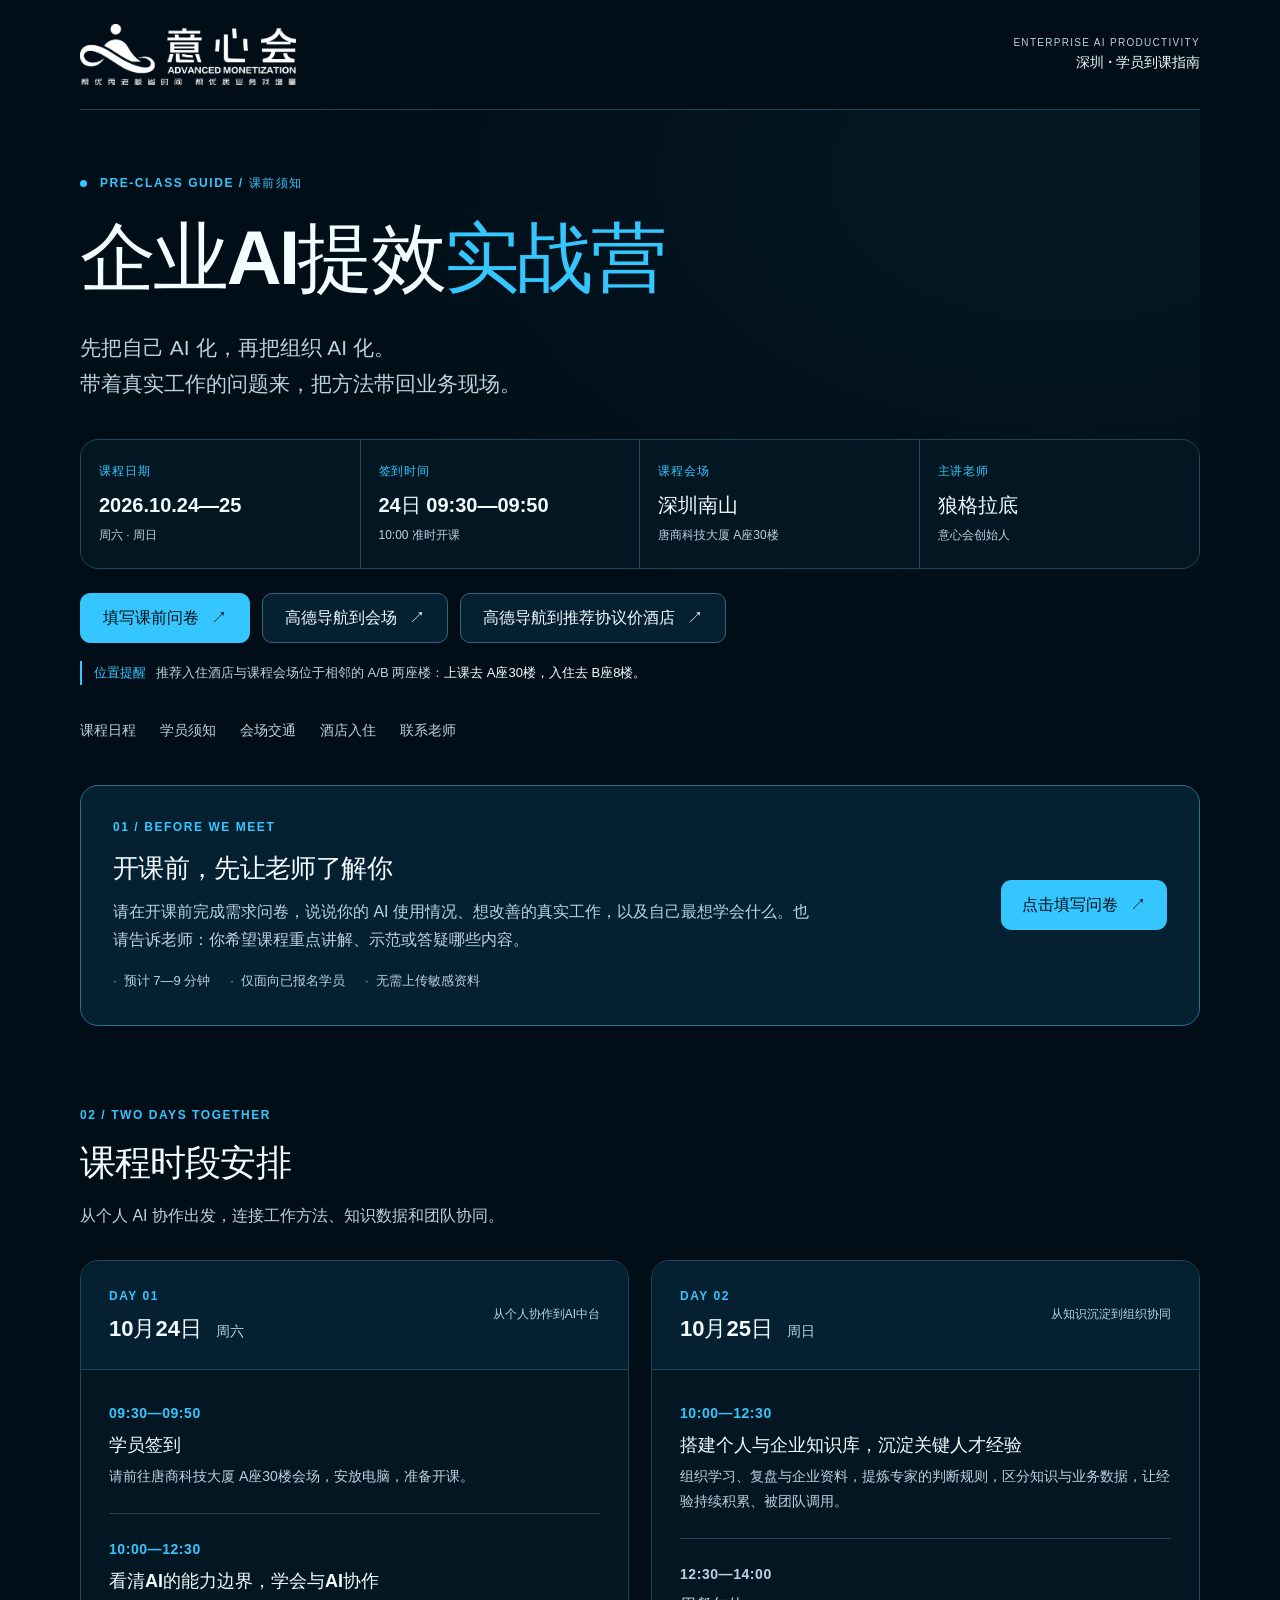
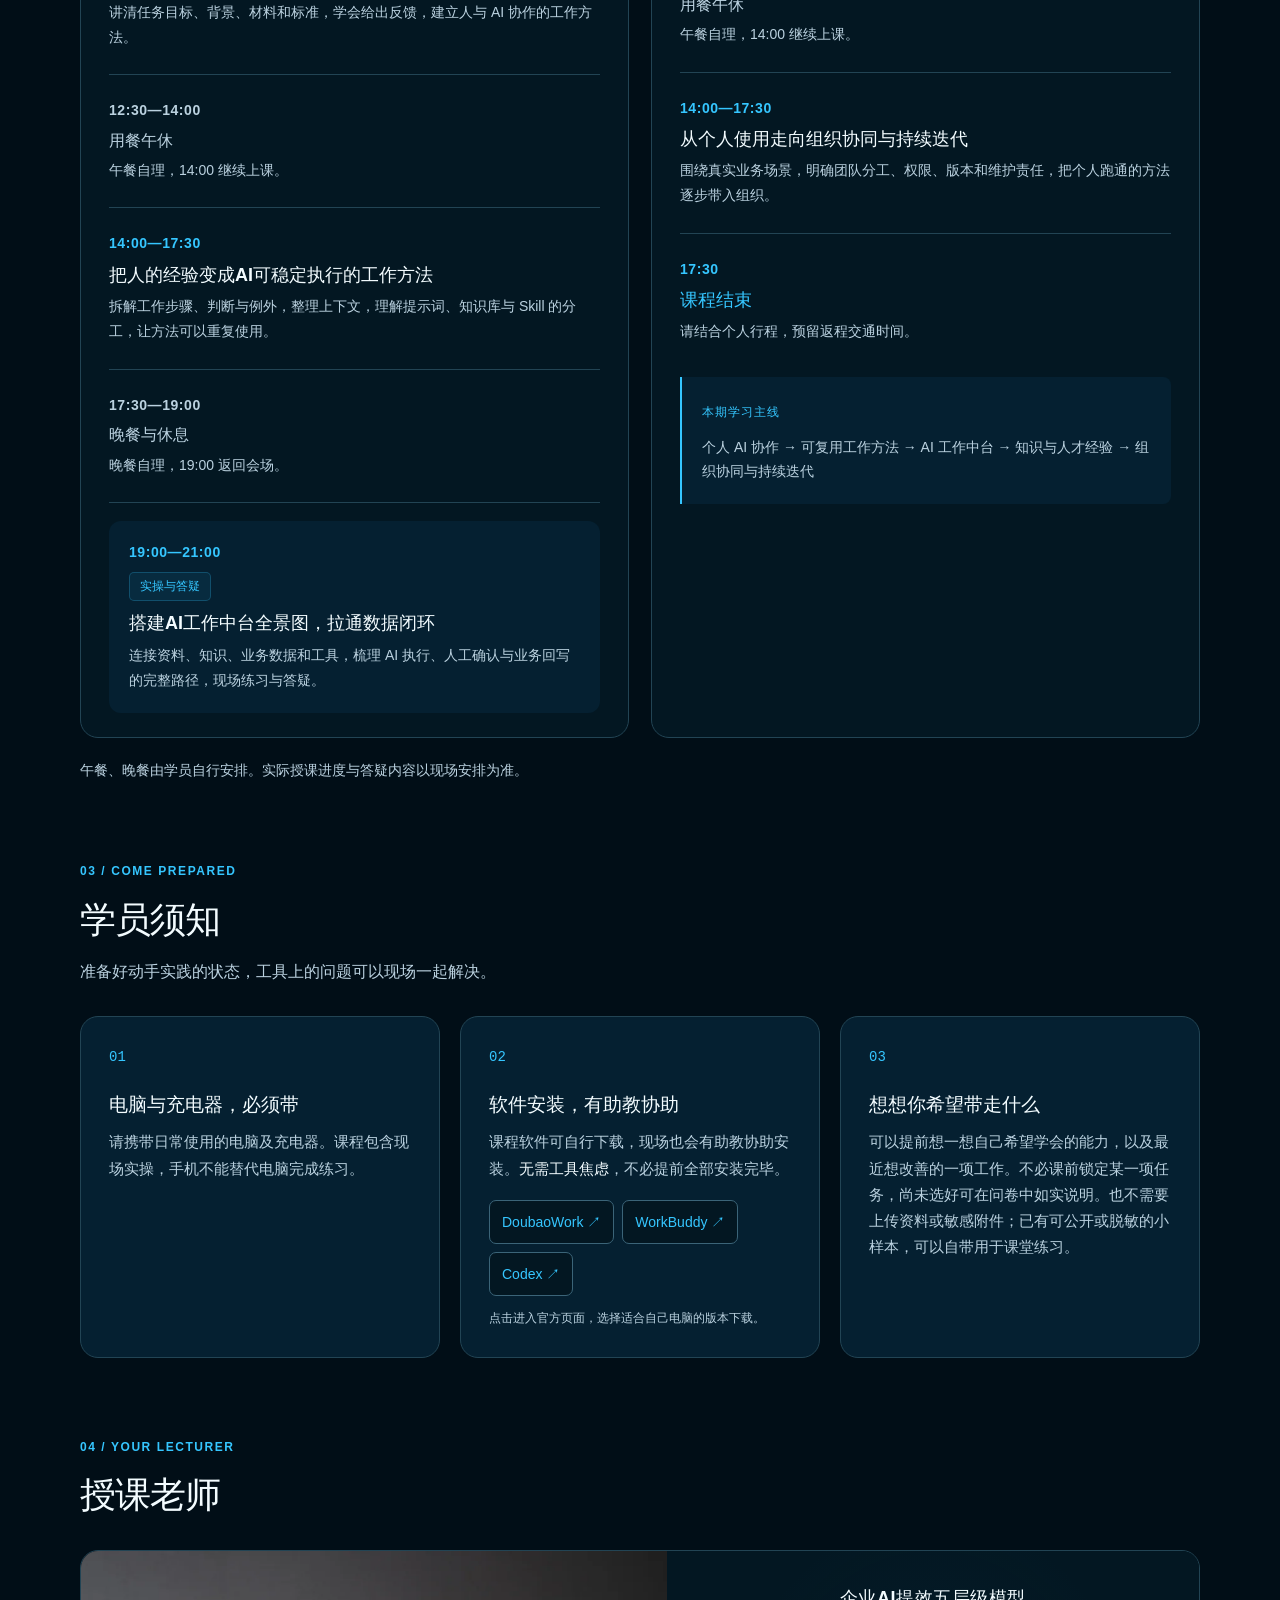
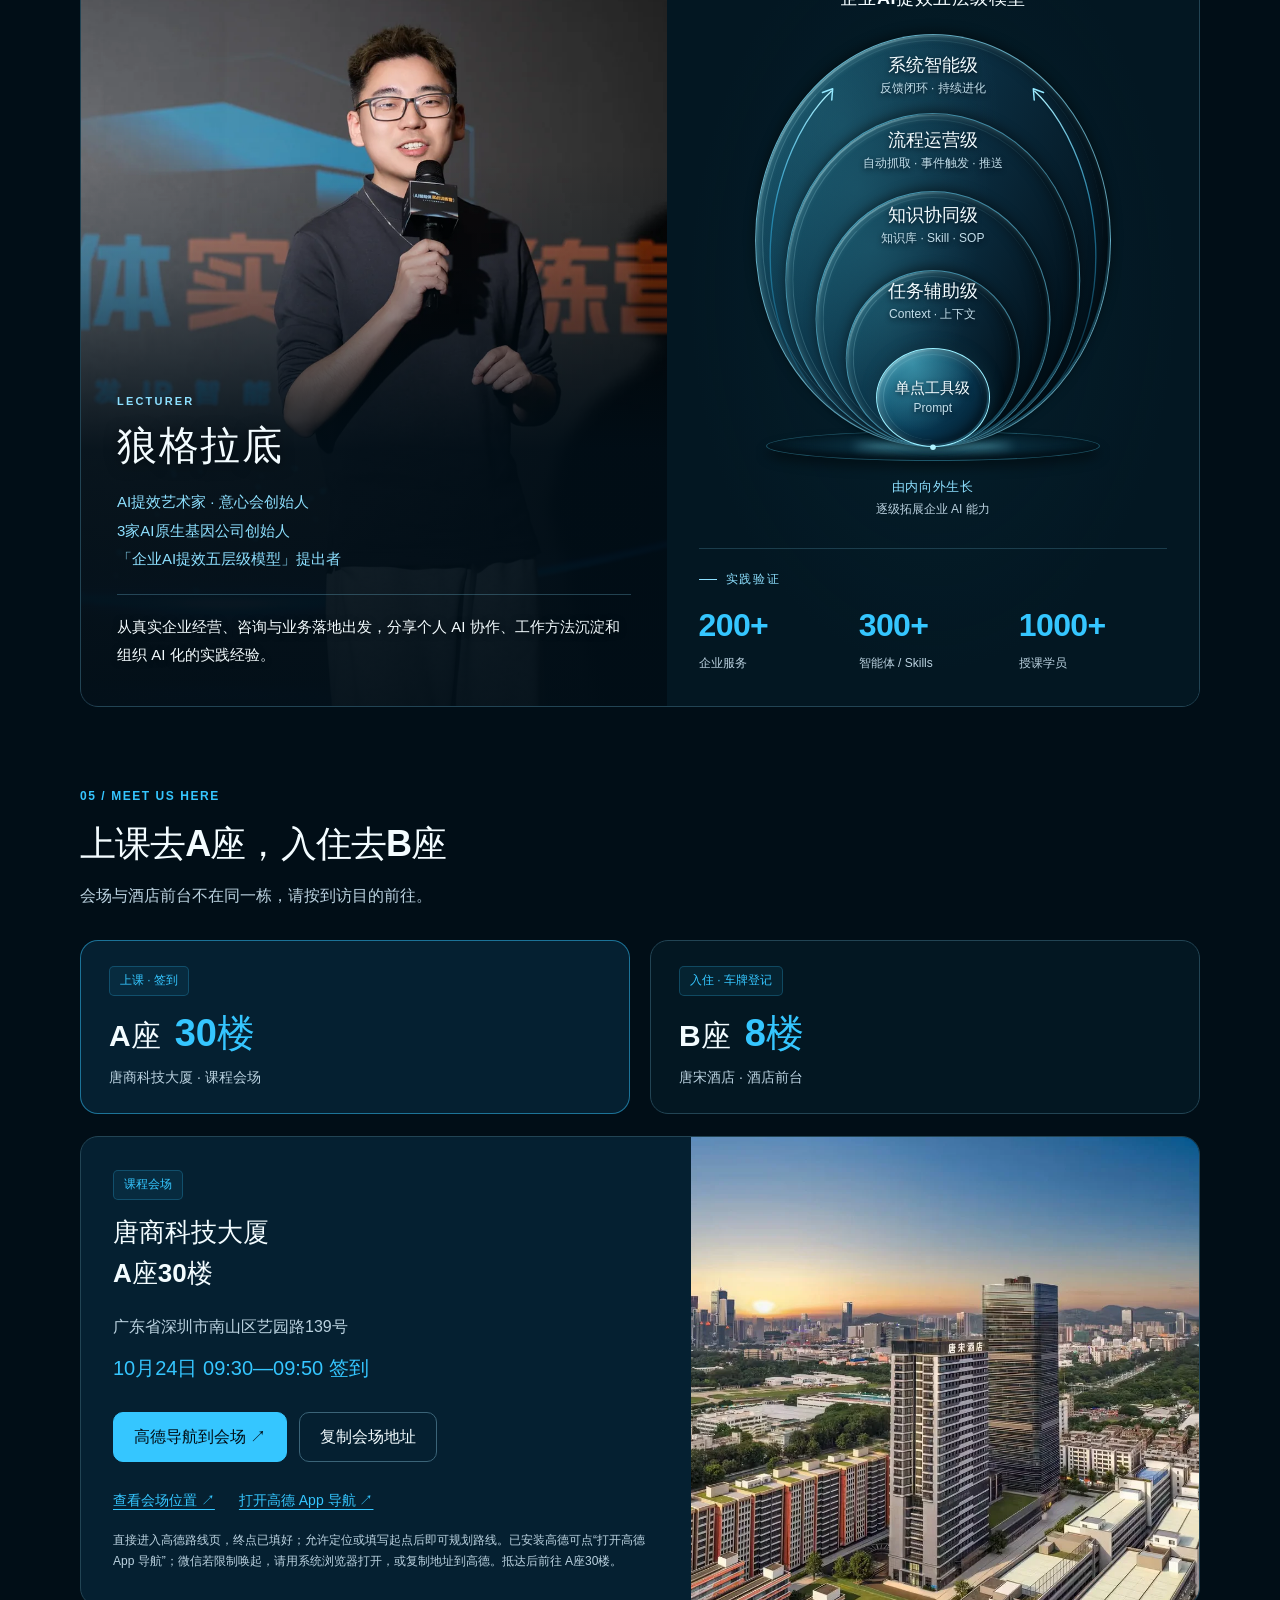
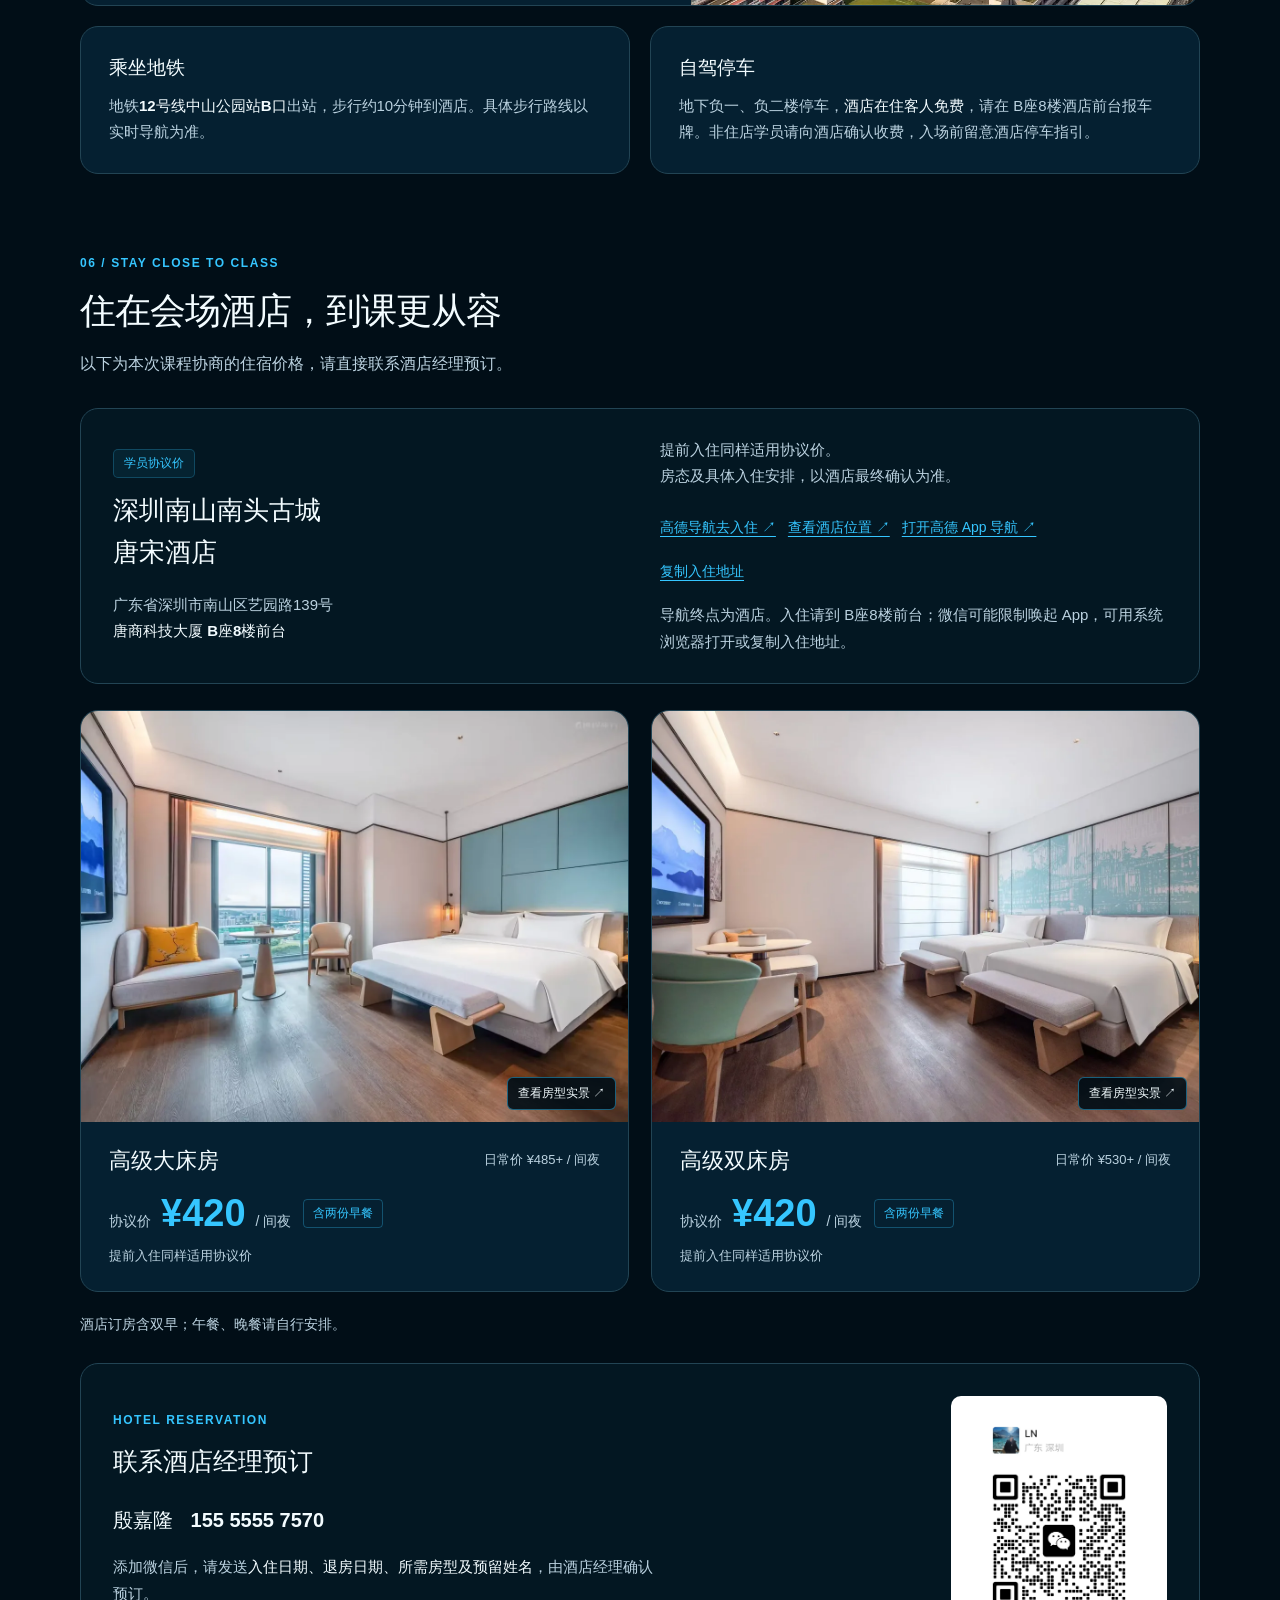
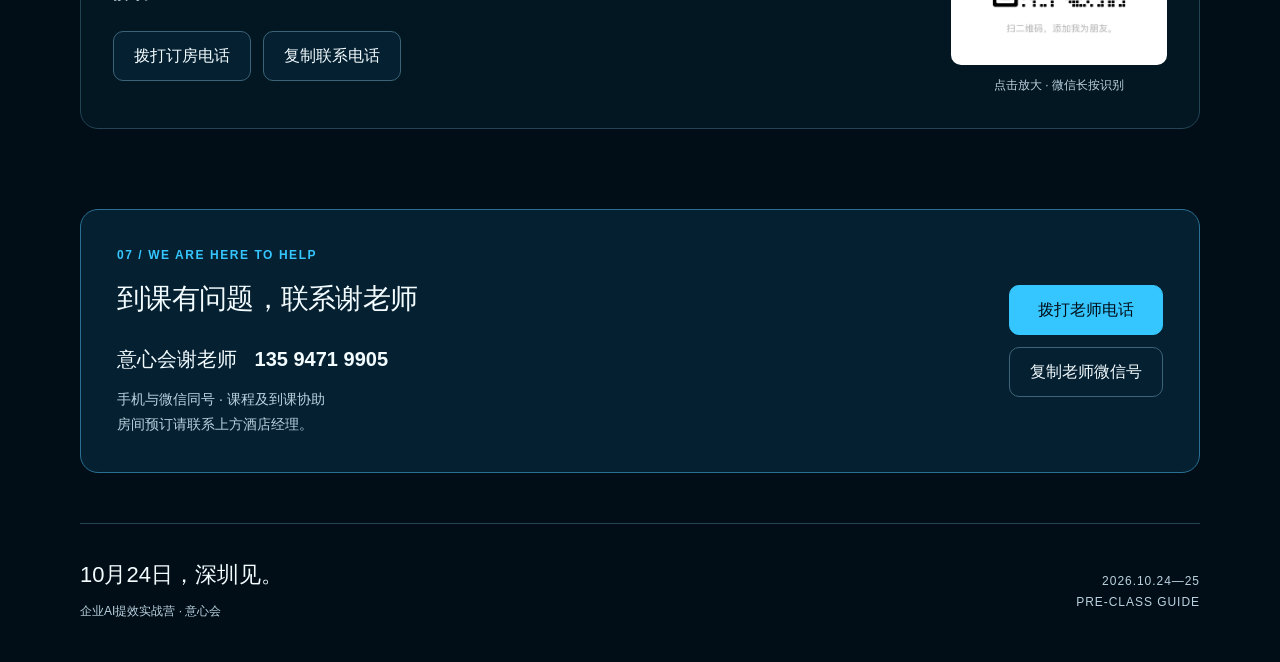
<file: index.html>
<!doctype html>
<html lang="zh-CN">
<head>
  <meta charset="utf-8">
  <meta name="viewport" content="width=device-width, initial-scale=1, viewport-fit=cover">
  <meta name="theme-color" content="#010e17">
  <meta name="color-scheme" content="dark">
  <meta name="description" content="10月24—25日深圳《企业AI提效实战营》已报名学员课前须知：课程日程、课前问卷、会场导航与酒店入住。">
  <meta property="og:title" content="企业AI提效实战营｜深圳课前须知">
  <meta property="og:description" content="2026.10.24—25 · 深圳南山｜填写需求问卷，查看课程安排与会场交通。">
  <meta property="og:type" content="website">
  <meta property="og:url" content="https://yichinghui.github.io/enterprise-ai-productivity-camp-guide-2026-10/">
  <meta property="og:image" content="https://yichinghui.github.io/enterprise-ai-productivity-camp-guide-2026-10/assets/share-logo-20261012.png">
  <meta property="og:image:width" content="512">
  <meta property="og:image:height" content="512">
  <meta property="og:image:type" content="image/png">
  <meta property="og:image:alt" content="意心会竖版品牌标志">
  <link rel="image_src" href="https://yichinghui.github.io/enterprise-ai-productivity-camp-guide-2026-10/assets/share-logo-20261012.png">
  <link rel="icon" type="image/png" href="assets/share-logo-20261012.png">
  <link rel="apple-touch-icon" href="assets/share-logo-20261012.png">
  <link rel="canonical" href="https://yichinghui.github.io/enterprise-ai-productivity-camp-guide-2026-10/">
  <title>企业AI提效实战营｜深圳课前须知</title>
  <link rel="stylesheet" href="styles.css?v=20261012-sz4">
  <script src="config.js?v=20261012-sz3" defer></script>
  <script src="app.js?v=20261012-sz3" defer></script>
</head>
<body>
  <a class="skip-link" href="#main">跳到课程内容</a>
  <header class="site-header wrap">
    <a class="brand" href="#main" aria-label="意心会 · 返回课前须知首页"><img src="assets/logo-white.png" alt="意心会" width="2127" height="599" fetchpriority="high"></a>
    <div class="header-note"><span>ENTERPRISE AI PRODUCTIVITY</span><strong>深圳 · 学员到课指南</strong></div>
  </header>
  <main id="main" class="wrap">
    <section class="hero" aria-labelledby="course-title">
      <p class="eyebrow"><span class="status-dot" aria-hidden="true"></span> PRE-CLASS GUIDE / 课前须知</p>
      <h1 id="course-title"><span class="title-line">企业AI提效</span><span class="title-line accent">实战营</span></h1>
      <p class="hero-description">先把自己 AI 化，再把组织 AI 化。<br>带着真实工作的问题来，把方法带回业务现场。</p>
      <div class="hero-facts">
        <div><span class="label">课程日期</span><strong>2026.10.24—25</strong><small>周六 · 周日</small></div>
        <div><span class="label">签到时间</span><strong>24日 09:30—09:50</strong><small>10:00 准时开课</small></div>
        <div><span class="label">课程会场</span><strong>深圳南山</strong><small>唐商科技大厦 A座30楼</small></div>
        <div><span class="label">主讲老师</span><strong>狼格拉底</strong><small>意心会创始人</small></div>
      </div>
      <div class="actions hero-actions">
        <a class="button primary" data-link="survey" data-survey href="https://fcntz0gsnz8y.feishu.cn/share/base/form/shrcnh0z5AeRukf8LrL9CZU8iFb">填写课前问卷 <span aria-hidden="true">↗</span></a>
        <a class="button secondary" data-link="venueNavigation" data-testid="hero-venue-nav" href="https://m.amap.com/navigation/index/sort=dist&amp;autoSearch=1&amp;naviType=car&amp;daddr=113.927476,22.550902,%E5%94%90%E5%95%86%E7%A7%91%E6%8A%80%E5%A4%A7%E5%8E%A6A%E6%A0%8B&amp;src=yixinhui&amp;callnative=0&amp;innersrc=uriapi">高德导航到会场 <span aria-hidden="true">↗</span></a>
        <a class="button secondary" data-link="hotelNavigation" data-testid="hero-hotel-nav" href="https://m.amap.com/navigation/index/sort=dist&amp;autoSearch=1&amp;naviType=car&amp;daddr=113.926429,22.550971,%E6%B7%B1%E5%9C%B3%E5%8D%97%E5%B1%B1%E7%A7%91%E6%8A%80%E5%9B%AD%E5%8D%97%E5%A4%B4%E5%8F%A4%E5%9F%8E%E5%94%90%E5%AE%8B%E9%85%92%E5%BA%97&amp;src=yixinhui&amp;callnative=0&amp;innersrc=uriapi">高德导航到推荐协议价酒店 <span aria-hidden="true">↗</span></a>
      </div>
      <p class="hero-arrival-note"><span>位置提醒</span>推荐入住酒店与课程会场位于相邻的 A/B 两座楼：<strong>上课去 A座30楼，入住去 B座8楼。</strong></p>
      <nav class="section-nav" aria-label="页面内容导航"><a href="#schedule">课程日程</a><a href="#prepare">学员须知</a><a href="#venue">会场交通</a><a href="#hotel">酒店入住</a><a href="#contact">联系老师</a></nav>
    </section>

    <section id="survey" class="survey-card" aria-labelledby="survey-title">
      <div><p class="eyebrow">01 / BEFORE WE MEET</p><h2 id="survey-title">开课前，先让老师了解你</h2><p>请在开课前完成需求问卷，说说你的 AI 使用情况、想改善的真实工作，以及自己最想学会什么。也请告诉老师：你希望课程重点讲解、示范或答疑哪些内容。</p><div class="inline-notes"><span>预计 7—9 分钟</span><span>仅面向已报名学员</span><span>无需上传敏感资料</span></div></div>
      <a class="button primary" data-link="survey" data-testid="survey-link" data-survey href="https://fcntz0gsnz8y.feishu.cn/share/base/form/shrcnh0z5AeRukf8LrL9CZU8iFb">点击填写问卷 <span aria-hidden="true">↗</span></a>
    </section>

    <section id="schedule" class="section" aria-labelledby="schedule-title">
      <div class="section-heading"><p class="eyebrow">02 / TWO DAYS TOGETHER</p><h2 id="schedule-title">课程时段安排</h2><p>从个人 AI 协作出发，连接工作方法、知识数据和团队协同。</p></div>
      <div class="day-grid">
        <article class="day-card"><header><div><span class="eyebrow">DAY 01</span><h3>10月24日 <small>周六</small></h3></div><span class="day-label">从个人协作到AI中台</span></header>
          <ol class="timeline">
            <li><time>09:30—09:50</time><div><h4>学员签到</h4><p>请前往唐商科技大厦 A座30楼会场，安放电脑，准备开课。</p></div></li>
            <li><time>10:00—12:30</time><div><h4>看清AI的能力边界，学会与AI协作</h4><p>讲清任务目标、背景、材料和标准，学会给出反馈，建立人与 AI 协作的工作方法。</p></div></li>
            <li class="break"><time>12:30—14:00</time><div><h4>用餐午休</h4><p>午餐自理，14:00 继续上课。</p></div></li>
            <li><time>14:00—17:30</time><div><h4>把人的经验变成AI可稳定执行的工作方法</h4><p>拆解工作步骤、判断与例外，整理上下文，理解提示词、知识库与 Skill 的分工，让方法可以重复使用。</p></div></li>
            <li class="break"><time>17:30—19:00</time><div><h4>晚餐与休息</h4><p>晚餐自理，19:00 返回会场。</p></div></li>
            <li class="night"><time>19:00—21:00</time><div><span class="mini-tag">实操与答疑</span><h4>搭建AI工作中台全景图，拉通数据闭环</h4><p>连接资料、知识、业务数据和工具，梳理 AI 执行、人工确认与业务回写的完整路径，现场练习与答疑。</p></div></li>
          </ol>
        </article>
        <article class="day-card"><header><div><span class="eyebrow">DAY 02</span><h3>10月25日 <small>周日</small></h3></div><span class="day-label">从知识沉淀到组织协同</span></header>
          <ol class="timeline">
            <li><time>10:00—12:30</time><div><h4>搭建个人与企业知识库，沉淀关键人才经验</h4><p>组织学习、复盘与企业资料，提炼专家的判断规则，区分知识与业务数据，让经验持续积累、被团队调用。</p></div></li>
            <li class="break"><time>12:30—14:00</time><div><h4>用餐午休</h4><p>午餐自理，14:00 继续上课。</p></div></li>
            <li><time>14:00—17:30</time><div><h4>从个人使用走向组织协同与持续迭代</h4><p>围绕真实业务场景，明确团队分工、权限、版本和维护责任，把个人跑通的方法逐步带入组织。</p></div></li>
            <li class="finish"><time>17:30</time><div><h4>课程结束</h4><p>请结合个人行程，预留返程交通时间。</p></div></li>
          </ol>
          <div class="learning-note"><span class="label">本期学习主线</span><p>个人 AI 协作 → 可复用工作方法 → AI 工作中台 → 知识与人才经验 → 组织协同与持续迭代</p></div>
        </article>
      </div>
      <p class="section-note">午餐、晚餐由学员自行安排。实际授课进度与答疑内容以现场安排为准。</p>
    </section>

    <section id="prepare" class="section" aria-labelledby="prepare-title">
      <div class="section-heading"><p class="eyebrow">03 / COME PREPARED</p><h2 id="prepare-title">学员须知</h2><p>准备好动手实践的状态，工具上的问题可以现场一起解决。</p></div>
      <div class="prep-grid">
        <article class="info-card"><span class="card-index">01</span><h3>电脑与充电器，必须带</h3><p>请携带日常使用的电脑及充电器。课程包含现场实操，手机不能替代电脑完成练习。</p></article>
        <article class="info-card"><span class="card-index">02</span><h3>软件安装，有助教协助</h3><p>课程软件可自行下载，现场也会有助教协助安装。<strong>无需工具焦虑</strong>，不必提前全部安装完毕。</p><div class="software-links" aria-label="课程软件官方下载"><a href="https://www.doubao.com/work">DoubaoWork ↗</a><a href="https://www.workbuddy.cn/">WorkBuddy ↗</a><a href="https://learn.chatgpt.com/docs/app">Codex ↗</a></div><p class="software-note">点击进入官方页面，选择适合自己电脑的版本下载。</p></article>
        <article class="info-card"><span class="card-index">03</span><h3>想想你希望带走什么</h3><p>可以提前想一想自己希望学会的能力，以及最近想改善的一项工作。不必课前锁定某一项任务，尚未选好可在问卷中如实说明。也不需要上传资料或敏感附件；已有可公开或脱敏的小样本，可以自带用于课堂练习。</p></article>
      </div>
    </section>

    <section id="lecturer" class="section" aria-labelledby="lecturer-title">
      <div class="section-heading"><p class="eyebrow">04 / YOUR LECTURER</p><h2 id="lecturer-title">授课老师</h2></div>
      <article class="lecturer-card">
        <div class="lecturer-image">
          <img src="assets/lecturer-portrait.webp" alt="讲师狼格拉底在实战营现场授课" width="1800" height="1198" loading="lazy" decoding="async">
          <div class="lecturer-profile"><p class="eyebrow">LECTURER</p><h3>狼格拉底</h3><p class="lecturer-roles">AI提效艺术家 · 意心会创始人<br>3家AI原生基因公司创始人<br>「企业AI提效五层级模型」提出者</p><p class="lecturer-intro">从真实企业经营、咨询与业务落地出发，分享个人 AI 协作、工作方法沉淀和组织 AI 化的实践经验。</p></div>
        </div>
        <div class="lecturer-copy">
          <figure class="productivity-model" aria-labelledby="model-title">
            <figcaption id="model-title">企业AI提效五层级模型</figcaption>
            <div class="model-stage">
              <div class="model-foundation" aria-hidden="true"></div>
              <ol class="model-rings" aria-label="由内向外，从单点工具到系统智能">
              <li class="model-level level-1"><div><strong>单点工具级</strong><span>Prompt</span></div></li>
              <li class="model-level level-2"><div><strong>任务辅助级</strong><span>Context · 上下文</span></div></li>
              <li class="model-level level-3"><div><strong>知识协同级</strong><span>知识库 · Skill · SOP</span></div></li>
              <li class="model-level level-4"><div><strong>流程运营级</strong><span>自动抓取 · 事件触发 · 推送</span></div></li>
              <li class="model-level level-5"><div><strong>系统智能级</strong><span>反馈闭环 · 持续进化</span></div></li>
              </ol>
              <svg class="model-growth" viewBox="0 0 400 464" fill="none" aria-hidden="true" focusable="false">
                <defs><linearGradient id="growth-light" x1="200" y1="450" x2="200" y2="60" gradientUnits="userSpaceOnUse"><stop stop-color="#35C6FF" stop-opacity="0"/><stop offset=".65" stop-color="#35C6FF" stop-opacity=".5"/><stop offset="1" stop-color="#B0F3FF"/></linearGradient></defs>
                <path d="M198 445C74 436 20 333 25 226C29 147 62 88 91 61M202 445C326 436 380 333 375 226C371 147 338 88 309 61" stroke="url(#growth-light)" stroke-width="1.4"/>
                <path d="m81 63 11-4-1 12m228-8-11-4 1 12" stroke="#92E8FF" stroke-width="1.6" stroke-linecap="round" stroke-linejoin="round"/>
                <circle cx="200" cy="445" r="3" fill="#B0F3FF"/>
              </svg>
            </div>
            <p class="model-caption">由内向外生长<span>逐级拓展企业 AI 能力</span></p>
          </figure>
          <div class="lecturer-validation"><p class="validation-label">实践验证</p><div class="lecturer-stats" aria-label="讲师服务实践"><div><strong>200+</strong><span>企业服务</span></div><div><strong>300+</strong><span>智能体 / Skills</span></div><div><strong>1000+</strong><span>授课学员</span></div></div></div>
        </div>
      </article>
    </section>

    <section id="venue" class="section" aria-labelledby="venue-title">
      <div class="section-heading"><p class="eyebrow">05 / MEET US HERE</p><h2 id="venue-title">上课去A座，入住去B座</h2><p>会场与酒店前台不在同一栋，请按到访目的前往。</p></div>
      <div class="arrival-grid" aria-label="会场与酒店前台位置">
        <article class="arrival-card venue-arrival"><span class="mini-tag">上课 · 签到</span><h3>A座 <strong>30楼</strong></h3><p>唐商科技大厦 · 课程会场</p></article>
        <article class="arrival-card"><span class="mini-tag">入住 · 车牌登记</span><h3>B座 <strong>8楼</strong></h3><p>唐宋酒店 · 酒店前台</p></article>
      </div>
      <div class="venue-card"><div><span class="mini-tag">课程会场</span><h3>唐商科技大厦<br>A座30楼</h3><p class="venue-address">广东省深圳市南山区艺园路139号</p><p class="venue-floor">10月24日 09:30—09:50 签到</p><div class="actions"><a class="button primary" data-link="venueNavigation" data-testid="venue-nav" href="https://m.amap.com/navigation/index/sort=dist&amp;autoSearch=1&amp;naviType=car&amp;daddr=113.927476,22.550902,%E5%94%90%E5%95%86%E7%A7%91%E6%8A%80%E5%A4%A7%E5%8E%A6A%E6%A0%8B&amp;src=yixinhui&amp;callnative=0&amp;innersrc=uriapi">高德导航到会场 ↗</a><button class="button secondary" type="button" data-copy="广东省深圳市南山区艺园路139号唐商科技大厦A座30楼，企业AI提效实战营会场" data-copy-label="会场地址">复制会场地址</button></div><div class="map-options"><a data-link="venueDetail" data-testid="venue-poi" href="https://ditu.amap.com/ssr/search/poi_detail?id=B0LR0OOZNV">查看会场位置 ↗</a><a data-link="venueApp" href="https://uri.amap.com/navigation?to=113.927476,22.550902,%E5%94%90%E5%95%86%E7%A7%91%E6%8A%80%E5%A4%A7%E5%8E%A6A%E6%A0%8B&amp;mode=car&amp;policy=0&amp;src=yixinhui&amp;callnative=1">打开高德 App 导航 ↗</a></div><p class="map-tip">直接进入高德路线页，终点已填好；允许定位或填写起点后即可规划路线。已安装高德可点“打开高德 App 导航”；微信若限制唤起，请用系统浏览器打开，或复制地址到高德。抵达后前往 A座30楼。</p></div><a class="venue-photo" href="assets/hotel-exterior.jpg" data-image-open data-image-title="唐商科技大厦与唐宋酒店外观"><img src="assets/hotel-exterior.webp" alt="唐商科技大厦与唐宋酒店建筑外观，点击放大" width="951" height="852" loading="lazy" decoding="async"></a></div>
      <div class="transport-grid"><article class="info-card"><h3>乘坐地铁</h3><p>地铁<strong>12号线中山公园站B口</strong>出站，步行约10分钟到酒店。具体步行路线以实时导航为准。</p></article><article class="info-card"><h3>自驾停车</h3><p>地下负一、负二楼停车，<strong>酒店在住客人免费</strong>，请在 B座8楼酒店前台报车牌。非住店学员请向酒店确认收费，入场前留意酒店停车指引。</p></article></div>
    </section>

    <section id="hotel" class="section" aria-labelledby="hotel-title">
      <div class="section-heading"><p class="eyebrow">06 / STAY CLOSE TO CLASS</p><h2 id="hotel-title">住在会场酒店，到课更从容</h2><p>以下为本次课程协商的住宿价格，请直接联系酒店经理预订。</p></div>
      <div class="hotel-overview hotel-overview-text"><div><span class="mini-tag">学员协议价</span><h3>深圳南山南头古城<br>唐宋酒店</h3><p>广东省深圳市南山区艺园路139号<br><strong>唐商科技大厦 B座8楼前台</strong></p></div><div><p class="hotel-policy">提前入住同样适用协议价。<br>房态及具体入住安排，以酒店最终确认为准。</p><div class="actions"><a class="text-link" data-link="hotelNavigation" href="https://m.amap.com/navigation/index/sort=dist&amp;autoSearch=1&amp;naviType=car&amp;daddr=113.926429,22.550971,%E6%B7%B1%E5%9C%B3%E5%8D%97%E5%B1%B1%E7%A7%91%E6%8A%80%E5%9B%AD%E5%8D%97%E5%A4%B4%E5%8F%A4%E5%9F%8E%E5%94%90%E5%AE%8B%E9%85%92%E5%BA%97&amp;src=yixinhui&amp;callnative=0&amp;innersrc=uriapi">高德导航去入住 ↗</a><a class="text-link" data-link="hotelDetail" href="https://ditu.amap.com/ssr/search/poi_detail?id=B0L3AOY7JL">查看酒店位置 ↗</a><a class="text-link" data-link="hotelApp" href="https://uri.amap.com/navigation?to=113.926429,22.550971,%E6%B7%B1%E5%9C%B3%E5%8D%97%E5%B1%B1%E7%A7%91%E6%8A%80%E5%9B%AD%E5%8D%97%E5%A4%B4%E5%8F%A4%E5%9F%8E%E5%94%90%E5%AE%8B%E9%85%92%E5%BA%97&amp;mode=car&amp;policy=0&amp;src=yixinhui&amp;callnative=1">打开高德 App 导航 ↗</a></div><button class="copy-text" type="button" data-copy="深圳南山南头古城唐宋酒店，广东省深圳市南山区艺园路139号唐商科技大厦B座8楼前台" data-copy-label="酒店入住地址">复制入住地址</button><p class="map-tip">导航终点为酒店。入住请到 B座8楼前台；微信可能限制唤起 App，可用系统浏览器打开或复制入住地址。</p></div></div>
      <div class="room-grid">
        <article class="room-card"><a class="room-photo" href="assets/room-king.jpg" data-image-open data-image-title="高级大床房实景"><img src="assets/room-king.webp" alt="高级大床房实景照片，点击放大" width="1200" height="900" loading="lazy" decoding="async"><span>查看房型实景 ↗</span></a><div class="room-copy"><div class="room-heading"><h3>高级大床房</h3><span class="room-regular">日常价 ¥485+ / 间夜</span></div><p class="room-price"><span>协议价</span><strong>¥420</strong><span>/ 间夜</span><span class="breakfast">含两份早餐</span></p><p>提前入住同样适用协议价</p></div></article>
        <article class="room-card"><a class="room-photo" href="assets/room-twin.jpg" data-image-open data-image-title="高级双床房实景"><img src="assets/room-twin.webp" alt="高级双床房实景照片，点击放大" width="1200" height="900" loading="lazy" decoding="async"><span>查看房型实景 ↗</span></a><div class="room-copy"><div class="room-heading"><h3>高级双床房</h3><span class="room-regular">日常价 ¥530+ / 间夜</span></div><p class="room-price"><span>协议价</span><strong>¥420</strong><span>/ 间夜</span><span class="breakfast">含两份早餐</span></p><p>提前入住同样适用协议价</p></div></article>
      </div>
      <p class="section-note">酒店订房含双早；午餐、晚餐请自行安排。</p>
      <div class="booking-card"><div class="booking-copy"><p class="eyebrow">HOTEL RESERVATION</p><h3>联系酒店经理预订</h3><p class="booking-name">殷嘉隆 <a href="tel:15555557570">155 5555 7570</a></p><p>添加微信后，请发送<strong>入住日期、退房日期、所需房型及预留姓名</strong>，由酒店经理确认预订。</p><div class="actions"><a class="button secondary" href="tel:15555557570">拨打订房电话</a><button class="button secondary" type="button" data-copy="15555557570" data-copy-label="订房联系电话">复制联系电话</button></div></div><div class="qr-block"><a class="qr-link" href="assets/manager-wechat.jpg" data-qr-open aria-label="放大酒店经理殷嘉隆的微信二维码"><img src="assets/manager-wechat.jpg" alt="酒店经理殷嘉隆微信名片二维码，点击放大后可长按识别" width="888" height="1131" loading="lazy" decoding="async"></a><p>点击放大 · 微信长按识别</p></div></div>
    </section>

    <section id="contact" class="contact-card" aria-labelledby="contact-title"><div><p class="eyebrow">07 / WE ARE HERE TO HELP</p><h2 id="contact-title">到课有问题，联系谢老师</h2><p class="contact-name">意心会谢老师 <a href="tel:13594719905">135 9471 9905</a></p><p>手机与微信同号 · 课程及到课协助<br>房间预订请联系上方酒店经理。</p></div><div class="actions"><a class="button primary" href="tel:13594719905">拨打老师电话</a><button class="button secondary" type="button" data-copy="13594719905" data-copy-label="谢老师微信号">复制老师微信号</button></div></section>
    <footer class="footer"><div><strong>10月24日，深圳见。</strong><p>企业AI提效实战营 · 意心会</p></div><span>2026.10.24—25<br>PRE-CLASS GUIDE</span></footer>
  </main>

  <nav class="mobile-dock" aria-label="学员快捷操作"><a class="button primary" data-link="survey" data-survey href="https://fcntz0gsnz8y.feishu.cn/share/base/form/shrcnh0z5AeRukf8LrL9CZU8iFb">填写问卷 ↗</a><a class="button secondary" data-link="venueNavigation" href="https://m.amap.com/navigation/index/sort=dist&amp;autoSearch=1&amp;naviType=car&amp;daddr=113.927476,22.550902,%E5%94%90%E5%95%86%E7%A7%91%E6%8A%80%E5%A4%A7%E5%8E%A6A%E6%A0%8B&amp;src=yixinhui&amp;callnative=0&amp;innersrc=uriapi">高德导航 ↗</a></nav>
  <div id="toast" role="status" aria-live="polite" aria-atomic="true"></div>
  <dialog id="qr-dialog" aria-labelledby="qr-title"><div class="dialog-head"><h2 id="qr-title">酒店经理 · 殷嘉隆</h2><button class="close-button" type="button" data-qr-close aria-label="关闭微信二维码">关闭 ×</button></div><p>在微信中长按二维码识别；也可保存图片后扫一扫。</p><img src="assets/manager-wechat.jpg" alt="酒店经理殷嘉隆的完整微信二维码名片" width="888" height="1131" loading="lazy"><a href="assets/manager-wechat.jpg" target="_blank" rel="noopener noreferrer">打开原图 ↗</a></dialog>
  <dialog id="image-dialog" aria-labelledby="image-title" aria-describedby="image-help">
    <div class="dialog-head"><h2 id="image-title">酒店实景图片</h2><button class="close-button" type="button" data-image-close aria-label="关闭酒店图片">关闭 ×</button></div>
    <p id="image-help">点击“放大细节”后，可滑动查看图片；微信中也可长按保存。</p>
    <div class="image-tools"><button class="button secondary" type="button" data-image-zoom aria-pressed="false" aria-controls="image-frame">放大细节 ＋</button><a id="image-original" href="assets/hotel-exterior.jpg">打开 JPG 原图 ↗</a></div>
    <p id="image-status" role="status" aria-live="polite" hidden></p>
    <button class="button secondary" type="button" data-image-retry hidden>重新加载图片</button>
    <div id="image-frame" class="image-frame" tabindex="0" role="region" aria-label="酒店图片，可放大后滑动查看"><img id="guide-full-image" src="assets/hotel-exterior.jpg" alt="唐宋酒店建筑外观" width="951" height="852" loading="lazy" decoding="async"></div>
  </dialog>
  <noscript><p class="noscript-note">会场：深圳市南山区艺园路139号唐商科技大厦A座30楼；酒店入住：B座8楼；联系老师：13594719905。主要链接可直接打开；复制按钮需要启用JavaScript。</p></noscript>
</body>
</html>
</file>
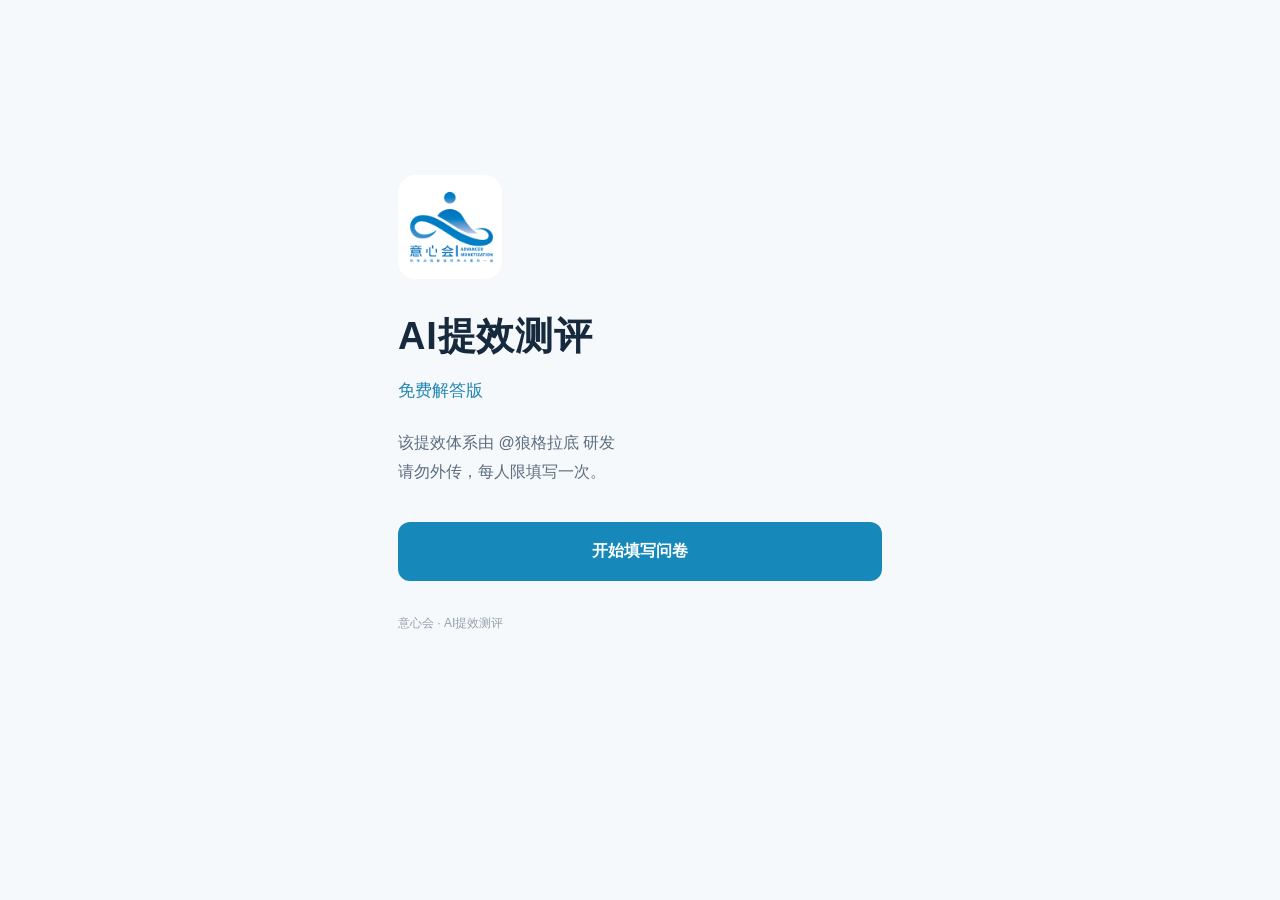
<file: ai-assessment.html>
<!doctype html>
<html lang="zh-CN">
<head>
<meta charset="utf-8">
<meta name="viewport" content="width=device-width, initial-scale=1">
<title>AI提效测评（免费解答版）</title>
<meta name="description" content="该提效体系由 @狼格拉底 研发，请勿外传，每人限填写一次。">
<meta property="og:title" content="AI提效测评（免费解答版）">
<meta property="og:description" content="该提效体系由 @狼格拉底 研发，请勿外传，每人限填写一次。">
<meta property="og:type" content="website">
<meta property="og:url" content="https://yichinghui.github.io/enterprise-ai-productivity-camp-guide-2026-10/ai-assessment.html">
<link rel="canonical" href="https://yichinghui.github.io/enterprise-ai-productivity-camp-guide-2026-10/ai-assessment.html">
<meta property="og:image:type" content="image/png">
<meta property="og:image" content="https://yichinghui.github.io/enterprise-ai-productivity-camp-guide-2026-10/assets/share-logo-20261012.png">
<meta property="og:image:width" content="512">
<meta property="og:image:height" content="512">
<meta property="og:image:alt" content="意心会竖版品牌标志">
<link rel="image_src" href="https://yichinghui.github.io/enterprise-ai-productivity-camp-guide-2026-10/assets/share-logo-20261012.png">
<link rel="icon" type="image/png" href="assets/share-logo-20261012.png">
<link rel="apple-touch-icon" href="assets/share-logo-20261012.png">
<style>
*{box-sizing:border-box}body{margin:0;background:#f6f9fc;color:#172a3d;font:16px/1.8 -apple-system,BlinkMacSystemFont,"PingFang SC",sans-serif}main{max-width:560px;min-height:90svh;margin:auto;padding:54px 28px 40px;display:flex;flex-direction:column;align-items:flex-start;justify-content:center}img{width:104px;height:104px;object-fit:contain;background:#fff;border-radius:18px;margin-bottom:30px}h1{margin:0;font-size:32px;line-height:1.45;letter-spacing:.02em}small{display:block;color:#2085b5;margin:12px 0 22px;font-size:17px}p{margin:0;color:#5d6d7e}a{display:block;text-align:center;width:100%;margin-top:36px;border-radius:12px;background:#1689ba;color:#fff;text-decoration:none;font-weight:600;padding:15px 24px}footer{font-size:12px;color:#95a0ab;margin-top:32px}@media(min-width:700px){main{padding:60px 38px}h1{font-size:38px}}
</style>
</head>
<body><main>
<img src="https://yichinghui.github.io/enterprise-ai-productivity-camp-guide-2026-10/assets/share-logo-20261012.png" alt="意心会">
<h1>AI提效测评</h1><small>免费解答版</small>
<p>该提效体系由 @狼格拉底 研发<br>请勿外传，每人限填写一次。</p>
<a href="https://fcntz0gsnz8y.feishu.cn/share/base/form/shrcninnWY7ayYUHLnZyy6xJSQb">开始填写问卷</a>
<footer>意心会 · AI提效测评</footer>
</main></body></html>
</file>
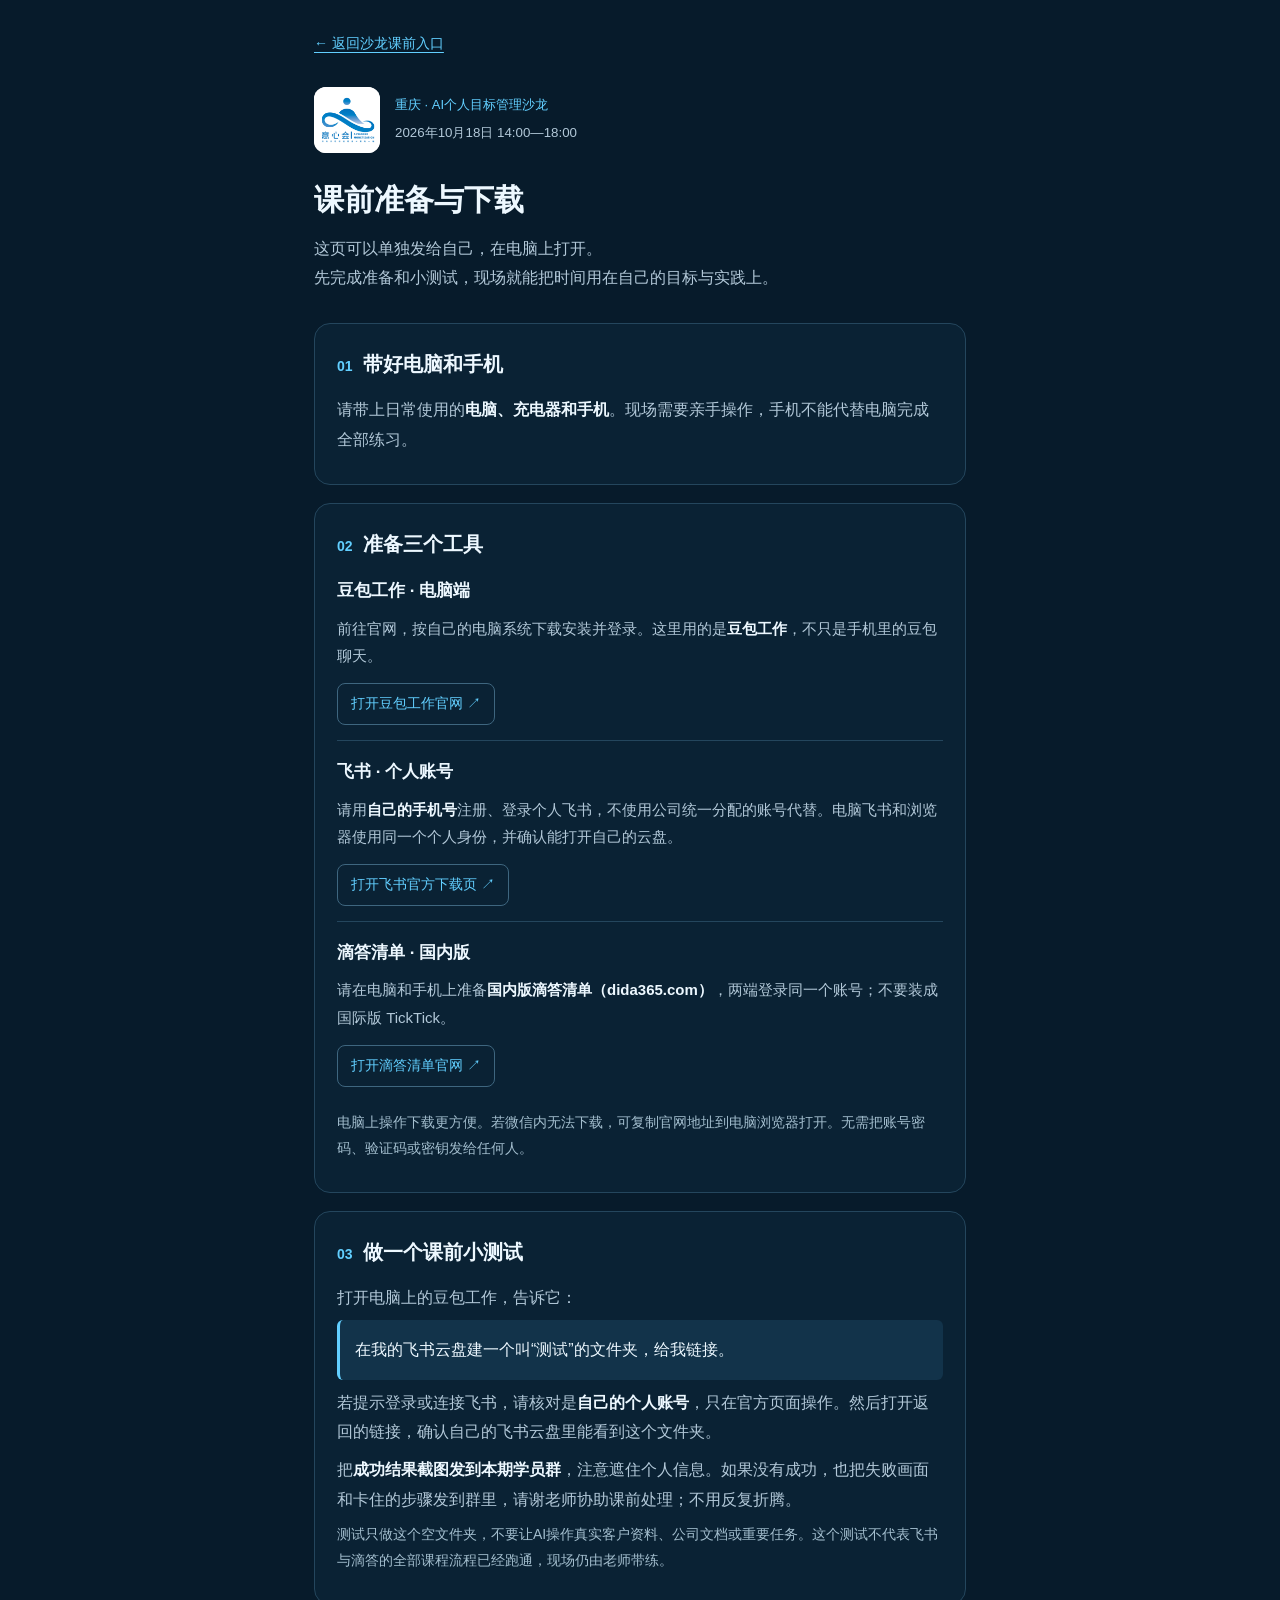
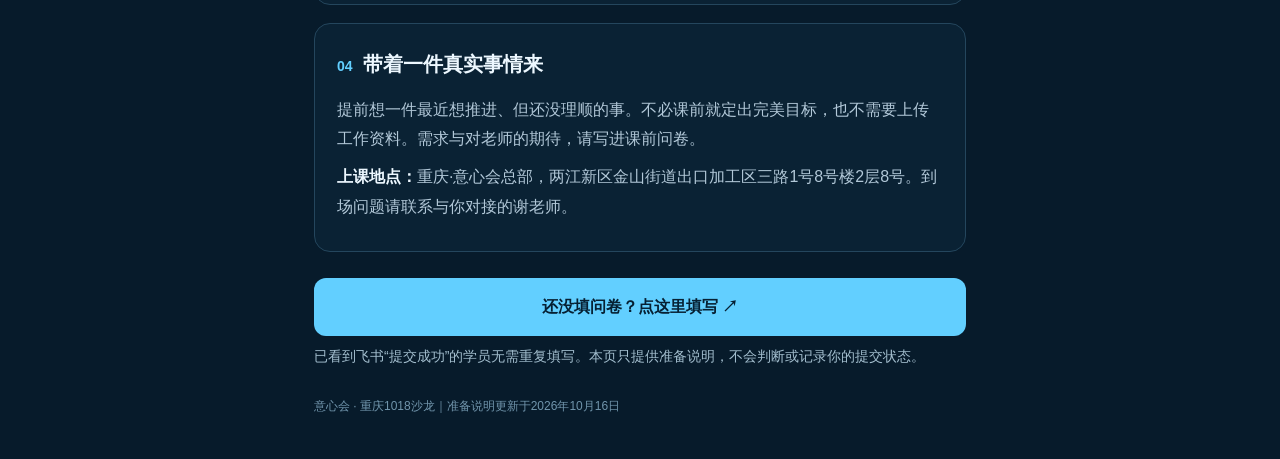
<file: salon-20261018-prep.html>
<!doctype html>
<html lang="zh-CN">
<head>
<meta charset="utf-8">
<meta name="viewport" content="width=device-width, initial-scale=1">
<meta name="theme-color" content="#071b2b">
<title>重庆1018沙龙｜课前准备与下载</title>
<meta name="description" content="10月18日14:00—18:00 · 重庆意心会总部。带上电脑和手机，准备豆包工作、个人飞书与国内版滴答清单，完成课前小测试。">
<meta property="og:title" content="重庆1018沙龙｜课前准备与下载">
<meta property="og:description" content="带上电脑和手机，准备豆包工作、个人飞书与国内版滴答清单，完成课前小测试。">
<meta property="og:type" content="website">
<meta property="og:url" content="https://yichinghui.github.io/enterprise-ai-productivity-camp-guide-2026-10/salon-20261018-prep.html">
<link rel="canonical" href="https://yichinghui.github.io/enterprise-ai-productivity-camp-guide-2026-10/salon-20261018-prep.html">
<meta property="og:image" content="https://yichinghui.github.io/enterprise-ai-productivity-camp-guide-2026-10/assets/share-logo-20261012.png">
<meta property="og:image:type" content="image/png"><meta property="og:image:width" content="512"><meta property="og:image:height" content="512">
<meta property="og:image:alt" content="意心会完整竖版Logo">
<link rel="image_src" href="https://yichinghui.github.io/enterprise-ai-productivity-camp-guide-2026-10/assets/share-logo-20261012.png">
<link rel="icon" type="image/png" href="assets/share-logo-20261012.png"><link rel="apple-touch-icon" href="assets/share-logo-20261012.png">
<style>
:root{color-scheme:dark;--bg:#071b2b;--ink:#edf8ff;--muted:#b2c8d8;--line:#24465d;--blue:#62cfff}*{box-sizing:border-box}body{margin:0;background:var(--bg);color:var(--ink);font:16px/1.85 -apple-system,BlinkMacSystemFont,"PingFang SC","Microsoft YaHei",sans-serif}main{max-width:700px;margin:auto;padding:28px 24px 42px}.back{display:inline-block;font-size:14px;margin-bottom:30px}.brand{display:flex;align-items:center;gap:15px}.brand img{width:66px;height:66px;object-fit:contain;border-radius:12px;background:#fff}.brand p{color:var(--blue);margin:0;font-size:13px}.brand small{color:var(--muted)}h1{font-size:30px;line-height:1.5;margin:24px 0 12px}.lead{color:var(--muted);margin:0 0 30px}h2{font-size:20px;margin:0 0 12px}h2 span{color:var(--blue);font-size:14px;margin-right:10px}section{margin:18px 0;padding:22px;border:1px solid var(--line);border-radius:16px;background:#0a2234}p{margin:8px 0;color:var(--muted)}strong{font-weight:600;color:var(--ink)}a{color:var(--blue);text-underline-offset:4px}a:focus-visible{outline:3px solid white;outline-offset:4px}.software{padding:15px 0;border-top:1px solid var(--line)}.software:first-of-type{border-top:0;padding-top:0}.software h3{font-size:17px;margin:0 0 5px}.software p{font-size:15px}.download{display:inline-block;margin-top:5px;padding:7px 13px;border:1px solid #3e667f;border-radius:8px;text-decoration:none;font-size:14px}.prompt{color:var(--ink);padding:15px;background:#12334a;border-left:3px solid var(--blue);border-radius:6px;overflow-wrap:anywhere}.notice{font-size:14px;color:#a3bece}.survey{display:block;text-align:center;margin:26px 0 0;padding:14px 16px;border-radius:12px;background:var(--blue);color:#062033;text-decoration:none;font-weight:600}footer{margin-top:25px;color:#7195ac;font-size:12px}@media(max-width:359px){main{padding-left:18px;padding-right:18px}section{padding:18px}h1{font-size:27px}}
</style>
</head>
<body><main>
<a class="back" href="salon-20261018.html">← 返回沙龙课前入口</a>
<header class="brand"><img src="assets/share-logo-20261012.png" width="66" height="66" alt="意心会Logo"><div><p>重庆 · AI个人目标管理沙龙</p><small>2026年10月18日 14:00—18:00</small></div></header>
<h1>课前准备与下载</h1>
<p class="lead">这页可以单独发给自己，在电脑上打开。<br>先完成准备和小测试，现场就能把时间用在自己的目标与实践上。</p>
<section><h2><span>01</span>带好电脑和手机</h2><p>请带上日常使用的<strong>电脑、充电器和手机</strong>。现场需要亲手操作，手机不能代替电脑完成全部练习。</p></section>
<section><h2><span>02</span>准备三个工具</h2>
<div class="software"><h3>豆包工作 · 电脑端</h3><p>前往官网，按自己的电脑系统下载安装并登录。这里用的是<strong>豆包工作</strong>，不只是手机里的豆包聊天。</p><a class="download" href="https://www.doubao.com/work" target="_blank" rel="noopener noreferrer">打开豆包工作官网 ↗</a></div>
<div class="software"><h3>飞书 · 个人账号</h3><p>请用<strong>自己的手机号</strong>注册、登录个人飞书，不使用公司统一分配的账号代替。电脑飞书和浏览器使用同一个个人身份，并确认能打开自己的云盘。</p><a class="download" href="https://www.feishu.cn/download" target="_blank" rel="noopener noreferrer">打开飞书官方下载页 ↗</a></div>
<div class="software"><h3>滴答清单 · 国内版</h3><p>请在电脑和手机上准备<strong>国内版滴答清单（dida365.com）</strong>，两端登录同一个账号；不要装成国际版 TickTick。</p><a class="download" href="https://dida365.com" target="_blank" rel="noopener noreferrer">打开滴答清单官网 ↗</a></div>
<p class="notice">电脑上操作下载更方便。若微信内无法下载，可复制官网地址到电脑浏览器打开。无需把账号密码、验证码或密钥发给任何人。</p>
</section>
<section><h2><span>03</span>做一个课前小测试</h2><p>打开电脑上的豆包工作，告诉它：</p><p class="prompt">在我的飞书云盘建一个叫“测试”的文件夹，给我链接。</p><p>若提示登录或连接飞书，请核对是<strong>自己的个人账号</strong>，只在官方页面操作。然后打开返回的链接，确认自己的飞书云盘里能看到这个文件夹。</p><p>把<strong>成功结果截图发到本期学员群</strong>，注意遮住个人信息。如果没有成功，也把失败画面和卡住的步骤发到群里，请谢老师协助课前处理；不用反复折腾。</p><p class="notice">测试只做这个空文件夹，不要让AI操作真实客户资料、公司文档或重要任务。这个测试不代表飞书与滴答的全部课程流程已经跑通，现场仍由老师带练。</p></section>
<section><h2><span>04</span>带着一件真实事情来</h2><p>提前想一件最近想推进、但还没理顺的事。不必课前就定出完美目标，也不需要上传工作资料。需求与对老师的期待，请写进课前问卷。</p><p><strong>上课地点：</strong>重庆·意心会总部，两江新区金山街道出口加工区三路1号8号楼2层8号。到场问题请联系与你对接的谢老师。</p></section>
<a class="survey" href="https://fcntz0gsnz8y.feishu.cn/share/base/shrcnPqG3KaBBNFeEQh4qlMspAc">还没填问卷？点这里填写 ↗</a>
<p class="notice">已看到飞书“提交成功”的学员无需重复填写。本页只提供准备说明，不会判断或记录你的提交状态。</p>
<footer>意心会 · 重庆1018沙龙｜准备说明更新于2026年10月16日</footer>
</main></body></html>
</file>
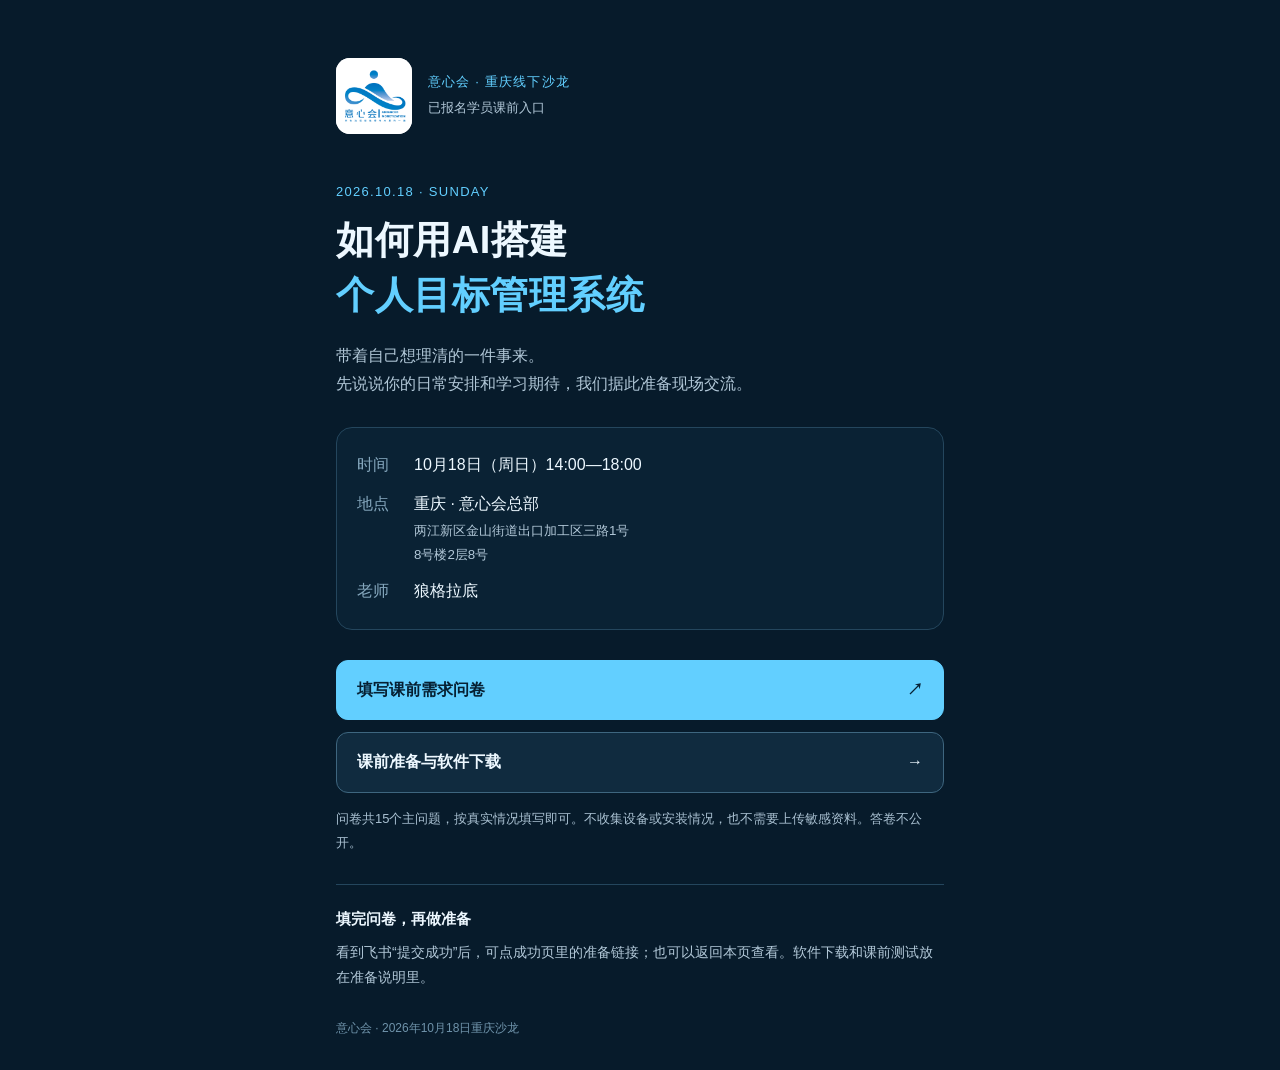
<file: salon-20261018.html>
<!doctype html>
<html lang="zh-CN">
<head>
<meta charset="utf-8">
<meta name="viewport" content="width=device-width, initial-scale=1">
<meta name="theme-color" content="#071b2b">
<title>如何用AI搭建个人目标管理系统</title>
<meta name="description" content="10月18日14:00—18:00 · 重庆意心会总部。报名须知、课前需求问卷与准备下载。">
<meta property="og:title" content="如何用AI搭建个人目标管理系统">
<meta property="og:description" content="10月18日14:00—18:00 · 重庆意心会总部。报名须知、课前需求问卷与准备下载。">
<meta property="og:type" content="website">
<meta property="og:url" content="https://yichinghui.github.io/enterprise-ai-productivity-camp-guide-2026-10/salon-20261018.html">
<link rel="canonical" href="https://yichinghui.github.io/enterprise-ai-productivity-camp-guide-2026-10/salon-20261018.html">
<meta property="og:image" content="https://yichinghui.github.io/enterprise-ai-productivity-camp-guide-2026-10/assets/share-logo-20261012.png">
<meta property="og:image:type" content="image/png">
<meta property="og:image:width" content="512">
<meta property="og:image:height" content="512">
<meta property="og:image:alt" content="意心会完整竖版Logo">
<link rel="image_src" href="https://yichinghui.github.io/enterprise-ai-productivity-camp-guide-2026-10/assets/share-logo-20261012.png">
<link rel="icon" type="image/png" href="assets/share-logo-20261012.png">
<link rel="apple-touch-icon" href="assets/share-logo-20261012.png">
<style>
:root{color-scheme:dark;--bg:#071b2b;--ink:#edf8ff;--muted:#b2c8d8;--line:#24465d;--blue:#62cfff}*{box-sizing:border-box}body{margin:0;background:var(--bg);color:var(--ink);font:16px/1.8 -apple-system,BlinkMacSystemFont,"PingFang SC","Microsoft YaHei",sans-serif}main{width:min(100%,660px);margin:auto;padding:42px 26px 30px}header{display:flex;align-items:center;gap:16px;margin-bottom:38px}.logo{width:76px;height:76px;object-fit:contain;border-radius:14px;background:#fff}header p{margin:0;color:var(--blue);font-size:13px;letter-spacing:.09em}header small{color:var(--muted);font-size:13px}.eyebrow{margin:0 0 10px;color:var(--blue);font-size:13px;letter-spacing:.1em}h1{margin:0;font-size:clamp(27px,6vw,38px);line-height:1.45;letter-spacing:.015em}h1 span{color:var(--blue)}.intro{margin:18px 0 28px;color:var(--muted)}.facts{margin:0 0 30px;padding:18px 20px;border:1px solid var(--line);border-radius:16px;background:#0a2234}.facts div{display:grid;grid-template-columns:45px 1fr;gap:12px;padding:5px 0}.facts dt{color:#85a7bd}.facts dd{margin:0;overflow-wrap:anywhere}.facts small{display:block;color:var(--muted)}.actions{display:grid;gap:12px}a{color:var(--blue);text-underline-offset:4px}.button{display:flex;align-items:center;justify-content:space-between;gap:14px;padding:15px 20px;border:1px solid #3e667f;border-radius:12px;text-decoration:none;font-weight:600;color:var(--ink);background:#102b3f}.primary{background:var(--blue);border-color:var(--blue);color:#062033}.button:hover{filter:brightness(1.08)}a:focus-visible{outline:3px solid #fff;outline-offset:4px}.note{margin:14px 0 0;color:#a9c0d1;font-size:13px}.how{margin-top:30px;padding-top:20px;border-top:1px solid var(--line);color:var(--muted);font-size:14px}.how h2{font-size:15px;color:var(--ink);margin:0 0 8px}.how p{margin:0}footer{margin-top:28px;color:#6f93aa;font-size:12px}@media(min-width:700px){main{padding-top:58px}header{margin-bottom:46px}}
</style>
</head>
<body><main>
<header><img class="logo" src="assets/share-logo-20261012.png" width="76" height="76" alt="意心会Logo"><div><p>意心会 · 重庆线下沙龙</p><small>已报名学员课前入口</small></div></header>
<p class="eyebrow">2026.10.18 · SUNDAY</p>
<h1>如何用AI搭建<br><span>个人目标管理系统</span></h1>
<p class="intro">带着自己想理清的一件事来。<br>先说说你的日常安排和学习期待，我们据此准备现场交流。</p>
<dl class="facts">
<div><dt>时间</dt><dd>10月18日（周日）14:00—18:00</dd></div>
<div><dt>地点</dt><dd>重庆 · 意心会总部<small>两江新区金山街道出口加工区三路1号<br>8号楼2层8号</small></dd></div>
<div><dt>老师</dt><dd>狼格拉底</dd></div>
</dl>
<nav class="actions" aria-label="课前安排">
<a class="button primary" href="https://fcntz0gsnz8y.feishu.cn/share/base/shrcnPqG3KaBBNFeEQh4qlMspAc">填写课前需求问卷 <span aria-hidden="true">↗</span></a>
<a class="button" href="salon-20261018-prep.html">课前准备与软件下载 <span aria-hidden="true">→</span></a>
</nav>
<p class="note">问卷共15个主问题，按真实情况填写即可。不收集设备或安装情况，也不需要上传敏感资料。答卷不公开。</p>
<section class="how"><h2>填完问卷，再做准备</h2><p>看到飞书“提交成功”后，可点成功页里的准备链接；也可以返回本页查看。软件下载和课前测试放在准备说明里。</p></section>
<footer>意心会 · 2026年10月18日重庆沙龙</footer>
</main></body></html>
</file>
<file: styles.css>
:root{--bg:#010e17;--section:#031722;--card:#052031;--accent:#35c6ff;--text:#f3fcff;--muted:#bbd2e0;--border:#224454;--radius:18px;color-scheme:dark;font-family:-apple-system,BlinkMacSystemFont,"Segoe UI","PingFang SC","Microsoft YaHei",sans-serif;color:var(--text);background:var(--bg);font-synthesis:none}
*{box-sizing:border-box}html{scroll-behavior:smooth;scroll-padding-top:24px}body{margin:0;font-size:16px;line-height:1.75;-webkit-text-size-adjust:100%}a{color:inherit;text-decoration:none}button{font:inherit;cursor:pointer}img{display:block;max-width:100%;height:auto}h1,h2,h3,h4,p{margin:0}h1,h2,h3,h4{line-height:1.35}h2{font-size:clamp(24px,3.2vw,36px);letter-spacing:-.025em}h3{font-size:22px}h4{font-size:18px}p{color:var(--muted)}button,a,summary{-webkit-tap-highlight-color:transparent}:focus-visible{outline:3px solid var(--accent);outline-offset:5px}::selection{background:var(--accent);color:var(--bg)}.wrap{width:min(1120px,calc(100% - 48px));margin-inline:auto}.accent{color:var(--accent)}.eyebrow,.label{font-size:12px;letter-spacing:.13em;font-weight:700;color:var(--accent);line-height:1.6}.label{letter-spacing:.08em}.eyebrow{margin-bottom:14px}.skip-link{position:fixed;top:10px;left:10px;z-index:10;transform:translateY(-200%);background:var(--accent);color:var(--bg);padding:10px 20px}.skip-link:focus{transform:none}.site-header{display:flex;justify-content:space-between;align-items:center;padding-block:24px;border-bottom:1px solid var(--border);gap:20px}.brand{display:block;width:216px;padding:12px;background:#fff;border-radius:4px;flex-shrink:0}.brand img{width:100%;height:auto}.header-note{text-align:right;line-height:1.5}.header-note span{display:block;font-size:10px;letter-spacing:.13em;color:var(--muted)}.header-note strong{font-size:14px}.hero{padding-top:64px;background:radial-gradient(ellipse at 88% 10%,#35c6ff0f,transparent 56%)}.status-dot{display:inline-block;width:7px;height:7px;border-radius:50%;background:var(--accent);margin-right:8px}.hero h1{font-size:clamp(42px,6.5vw,76px);letter-spacing:-.035em;white-space:nowrap;font-weight:800}.hero-description{font-size:21px;margin-top:20px}.mobile-only{display:none}.hero-facts{display:grid;grid-template-columns:repeat(4,minmax(0,1fr));margin:36px 0 24px;border:1px solid var(--border);border-radius:var(--radius);overflow:hidden;background:var(--section)}.hero-facts>div{padding:22px 18px;border-right:1px solid var(--border)}.hero-facts>div:last-child{border:0}.hero-facts .label,.hero-facts strong,.hero-facts small{display:block}.hero-facts strong{font-size:20px;margin:7px 0 2px;font-variant-numeric:tabular-nums}.hero-facts small{color:var(--muted);font-size:12px}.actions{display:flex;flex-wrap:wrap;gap:12px}.button{min-height:48px;padding:12px 20px;display:inline-flex;justify-content:center;align-items:center;gap:12px;text-align:center;font-weight:700;line-height:1.5;font-size:16px;border:1px solid transparent;border-radius:10px;transition:background .15s,border-color .15s;touch-action:manipulation}.primary{background:var(--accent);color:var(--bg);border-color:var(--accent)}.secondary{background:var(--card);border-color:#3b6478;color:var(--text)}@media(hover:hover){.primary:hover{background:#7edbff;border-color:#7edbff}.secondary:hover{background:#0c3044;border-color:var(--accent)}.text-link:hover,.map-options a:hover{color:#7edbff}}.hero-actions .button{min-width:230px}.section-nav{display:flex;flex-wrap:wrap;gap:8px 24px;padding-block:24px 32px}.section-nav a{display:flex;align-items:center;min-height:44px;font-size:14px;color:var(--muted);border-bottom:1px solid transparent}.section-nav a:hover{color:var(--accent);border-color:var(--accent)}.survey-card{display:grid;grid-template-columns:1fr auto;align-items:center;gap:36px;padding:32px;background:var(--card);border:1px solid #297094;border-radius:var(--radius)}.survey-card h2{font-size:26px;margin-bottom:12px}.survey-card p:not(.eyebrow){max-width:700px}.inline-notes{display:flex;flex-wrap:wrap;gap:6px 20px;color:var(--muted);font-size:13px;margin-top:16px}.inline-notes span::before{content:'·';color:var(--accent);margin-right:7px}.section{padding-top:80px}.section-heading{margin-bottom:30px}.section-heading>p:last-child:not(.eyebrow){margin-top:14px;max-width:760px}.day-grid,.room-grid{display:grid;grid-template-columns:repeat(2,minmax(0,1fr));gap:22px}.day-card{background:var(--section);border:1px solid var(--border);border-radius:var(--radius);overflow:hidden}.day-card>header{background:var(--card);padding:26px 28px;border-bottom:1px solid var(--border);display:flex;justify-content:space-between;gap:18px;align-items:center}.day-card .eyebrow{display:block;margin-bottom:8px}.day-card h3 small{font-size:14px;font-weight:400;color:var(--muted);margin-left:8px}.day-label{font-size:12px;color:var(--muted);text-align:right}.timeline{list-style:none;padding:8px 28px 24px;margin:0}.timeline li{position:relative;padding:24px 0;border-bottom:1px solid var(--border)}.timeline li:last-child{border:0;padding-bottom:8px}.timeline time{display:block;color:var(--accent);font-size:14px;line-height:1.6;font-weight:700;font-variant-numeric:tabular-nums;margin-bottom:8px;letter-spacing:.04em}.timeline h4{margin-bottom:7px}.timeline p{font-size:14px;line-height:1.8}.timeline .break h4{font-size:16px;color:var(--muted);font-weight:500}.timeline .break time{color:var(--muted)}.timeline .night{margin-top:18px;padding:20px;border:1px solid #297094;border-radius:12px;background:var(--card)}.timeline .night:last-child{padding-bottom:20px}.mini-tag{display:inline-block;font-size:12px;color:var(--accent);background:#35c6ff12;border:1px solid #35c6ff3b;padding:4px 10px;border-radius:5px;line-height:1.6;margin-bottom:12px}.timeline .night .mini-tag{margin-bottom:10px}.timeline .finish h4{color:var(--accent)}.learning-note{margin:0 28px 28px;padding:20px;background:var(--card);border-left:2px solid var(--accent);border-radius:0 8px 8px 0}.learning-note p{font-size:14px;margin-top:10px}.section-note{font-size:14px;margin-top:20px}.prep-grid{display:grid;grid-template-columns:repeat(3,minmax(0,1fr));gap:20px}.info-card{padding:28px;background:var(--card);border:1px solid var(--border);border-radius:var(--radius)}.card-index{display:block;color:var(--accent);font-size:14px;margin-bottom:22px;font-family:monospace}.info-card h3{font-size:19px;margin-bottom:12px}.info-card p{font-size:15px}.info-card strong{color:var(--text);font-weight:600}.lecturer-card{display:grid;grid-template-columns:340px 1fr;background:var(--section);border:1px solid var(--border);border-radius:var(--radius);overflow:hidden}.lecturer-image{background:var(--card)}.lecturer-image img{height:100%;width:100%;object-fit:cover;object-position:50% 35%}.lecturer-copy{padding:40px}.lecturer-copy h3{font-size:34px;margin-bottom:12px}.lecturer-roles{color:var(--text);margin-bottom:20px}.lecturer-copy>p:last-of-type{font-size:15px}.lecturer-stats{display:grid;grid-template-columns:repeat(3,minmax(0,1fr));gap:18px;margin-top:28px;padding-top:24px;border-top:1px solid var(--border)}.lecturer-stats strong{color:var(--accent);font-size:28px;line-height:1.3;display:block}.lecturer-stats span{color:var(--muted);font-size:12px;display:block;margin-top:6px}.venue-card{display:grid;grid-template-columns:1.2fr 1fr;border:1px solid var(--border);border-radius:var(--radius);background:var(--card);overflow:hidden}.venue-card>div{padding:32px}.venue-card h3,.hotel-overview h3{font-size:26px;margin-bottom:18px;line-height:1.6}.venue-card>img{width:100%;height:100%;object-fit:cover;object-position:56% center}.venue-address{font-size:16px}.venue-floor{font-size:20px;color:var(--accent);margin:10px 0 26px}.map-options{display:flex;flex-wrap:wrap;gap:4px 24px;margin-top:16px;color:var(--accent)}.map-options a{min-height:44px;display:inline-flex;align-items:center;font-size:14px;text-decoration:underline;text-underline-offset:4px}.map-tip{font-size:12px;margin-top:8px;line-height:1.8}.transport-grid{display:grid;grid-template-columns:repeat(2,minmax(0,1fr));gap:20px;margin-top:20px}.transport-details{margin-top:20px;border:1px solid var(--border);border-radius:12px;background:var(--section);overflow:hidden}.transport-details summary{padding:18px 24px;cursor:pointer;display:flex;align-items:center;justify-content:space-between;gap:20px;font-size:15px;list-style:none}.transport-details summary::-webkit-details-marker{display:none}.transport-details summary span{font-size:24px;color:var(--accent);transition:transform .2s}.transport-details[open] summary span{transform:rotate(45deg)}.details-content{padding:0 24px 24px}.details-content>p{font-size:13px;margin:4px 0 20px}.guide-images{display:grid;grid-template-columns:repeat(2,minmax(0,1fr));gap:16px;align-items:start}.guide-images img{border-radius:8px;width:100%}.hotel-overview{display:grid;grid-template-columns:1fr 1fr;align-items:center;gap:40px;margin-bottom:26px;border:1px solid var(--border);border-radius:var(--radius);overflow:hidden;background:var(--section)}.hotel-overview>img{width:100%;height:100%;min-height:320px;object-fit:cover}.hotel-overview>div{padding:24px 32px 24px 0}.hotel-overview p{font-size:15px}.text-link{color:var(--accent);display:inline-flex;align-items:center;min-height:44px;margin-top:16px;font-size:14px;text-decoration:underline;text-underline-offset:4px}.room-card{border:1px solid var(--border);background:var(--card);border-radius:var(--radius);overflow:hidden}.room-card>img{width:100%;aspect-ratio:3/2;object-fit:cover}.room-copy{padding:24px 28px}.room-heading{display:flex;align-items:center;justify-content:space-between;gap:12px}.room-heading h3{font-size:22px}.breakfast{font-size:12px;color:var(--accent);border:1px solid #35c6ff4d;padding:3px 9px;border-radius:4px}.room-price{display:flex;flex-wrap:wrap;align-items:baseline;gap:10px;margin:12px 0 4px}.room-price strong{font-size:38px;color:var(--accent);line-height:1.4;font-variant-numeric:tabular-nums}.room-price span{font-size:14px}.room-copy>p:last-child{font-size:13px}.booking-card{display:grid;grid-template-columns:1fr 216px;align-items:center;gap:40px;margin-top:26px;padding:32px;border:1px solid var(--border);border-radius:var(--radius);background:var(--section)}.booking-copy h3{font-size:25px}.booking-name{font-size:20px;color:var(--text);margin:20px 0 12px}.booking-name a{display:inline-flex;align-items:center;min-height:44px;margin-left:12px;font-variant-numeric:tabular-nums;font-weight:700}.booking-copy>p:not(.eyebrow):not(.booking-name){font-size:15px;max-width:540px}.booking-copy strong{color:var(--text)}.booking-copy .actions{margin-top:24px}.qr-block{max-width:216px;width:100%}.qr-link{display:block;padding:10px;background:#fff;border-radius:10px}.qr-link img{width:100%;object-fit:contain}.qr-block>p{font-size:12px;text-align:center;margin-top:10px}.contact-card{margin-top:80px;padding:36px;border:1px solid #297094;border-radius:var(--radius);background:var(--card);display:grid;grid-template-columns:1fr auto;gap:30px;align-items:center}.contact-card h2{font-size:28px}.contact-name{margin:20px 0 6px;color:var(--text);font-size:20px}.contact-name a{display:inline-flex;align-items:center;min-height:44px;font-weight:700;margin-left:12px;font-variant-numeric:tabular-nums}.contact-card p:last-child{font-size:14px}.contact-card>.actions{flex-direction:column}.footer{display:flex;justify-content:space-between;gap:20px;align-items:center;margin-top:50px;padding:32px 0 40px;border-top:1px solid var(--border)}.footer strong{font-size:22px;font-weight:500}.footer p,.footer>span{font-size:12px;color:var(--muted);margin-top:6px}.footer>span{text-align:right;letter-spacing:.08em}.mobile-dock{display:none}#toast{position:fixed;left:50%;bottom:32px;transform:translate(-50%,12px);width:max-content;max-width:calc(100vw - 32px);padding:12px 20px;border:1px solid #467d98;background:#103046;border-radius:10px;color:var(--text);box-shadow:0 8px 30px #0005;font-size:14px;z-index:30;pointer-events:none;opacity:0;transition:opacity .15s,transform .15s}#toast.visible{opacity:1;transform:translate(-50%,0)}#qr-dialog{color:var(--text);background:var(--section);border:1px solid #497b94;border-radius:16px;padding:20px;max-width:480px;width:calc(100% - 24px);max-height:calc(100vh - 32px);max-height:calc(100dvh - 32px);overflow:auto;overscroll-behavior:contain}#qr-dialog::backdrop{background:#000b;backdrop-filter:blur(4px)}.dialog-head{display:flex;align-items:center;justify-content:space-between;gap:12px}.dialog-head h2{font-size:19px}.close-button{min-height:44px;min-width:66px;border:1px solid var(--border);border-radius:8px;color:var(--text);background:var(--card);padding:8px 12px;font-size:14px}#qr-dialog>p{font-size:12px;margin:12px 0}#qr-dialog>img{background:#fff;border:8px solid white;border-radius:8px;width:auto;max-height:calc(100vh - 200px);max-height:calc(100dvh - 200px);object-fit:contain;margin-inline:auto}#qr-dialog>a{display:block;min-height:44px;text-align:center;padding-top:12px;color:var(--accent);font-size:14px}.noscript-note{padding:20px;max-width:1120px;margin:auto;font-size:14px}body.modal-open{overflow:hidden}
@media(min-width:1440px){.hero h1{font-size:80px}}
@media(max-width:1024px){.hero-facts{grid-template-columns:repeat(2,minmax(0,1fr))}.hero-facts>div:nth-child(2){border-right:0}.hero-facts>div:nth-child(-n+2){border-bottom:1px solid var(--border)}.survey-card{grid-template-columns:1fr;gap:24px}.survey-card>.button{justify-self:start}.prep-grid{gap:14px}.info-card{padding:24px}.lecturer-card{grid-template-columns:280px 1fr}.lecturer-copy{padding:30px}.venue-card{grid-template-columns:1.2fr 1fr}.venue-card>div{padding:26px}.venue-card .actions{flex-direction:column}.hotel-overview{gap:28px}.contact-card{grid-template-columns:1fr}.contact-card>.actions{flex-direction:row}}
@media(max-width:800px){.day-grid{grid-template-columns:1fr}.day-card>header{padding:24px}.timeline{padding-inline:24px}.timeline li{display:grid;grid-template-columns:120px minmax(0,1fr);gap:18px}.timeline .night{display:block}.timeline .night>div{margin-top:8px}.learning-note{margin:0 24px 24px}.prep-grid{grid-template-columns:1fr}.card-index{margin-bottom:12px}.lecturer-card{grid-template-columns:240px 1fr}.lecturer-copy{padding:24px}.lecturer-copy h3{font-size:30px}.lecturer-stats{gap:10px}.lecturer-stats strong{font-size:25px}.venue-card{grid-template-columns:1fr}.venue-card>img{aspect-ratio:16/9;max-height:420px;object-position:center}.venue-card .actions{flex-direction:row}.hotel-overview{grid-template-columns:1fr 1fr;gap:24px}.hotel-overview h3{font-size:22px}.hotel-overview>div{padding-right:24px}.hotel-overview>img{min-height:300px}.booking-card{grid-template-columns:1fr 190px;gap:24px;padding:26px}.booking-name a{margin-left:0;display:flex}.room-copy{padding:20px}.room-heading{align-items:flex-start;flex-direction:column;gap:8px}}
@media(max-width:760px){body{padding-bottom:calc(92px + env(safe-area-inset-bottom,0px))}.mobile-dock{display:grid;grid-template-columns:1fr 1fr;gap:10px;position:fixed;z-index:20;bottom:0;left:0;right:0;background:#031722f5;border-top:1px solid #3b6478;padding:12px max(16px,env(safe-area-inset-right,0px)) calc(12px + env(safe-area-inset-bottom,0px)) max(16px,env(safe-area-inset-left,0px));backdrop-filter:blur(12px)}.mobile-dock .button{min-height:50px;padding-inline:10px}#toast{bottom:calc(94px + env(safe-area-inset-bottom,0px))}.header-note span{max-width:130px;margin-left:auto;font-size:9px}.header-note strong{font-size:12px}.brand{width:186px}.section{padding-top:64px}.section-heading{margin-bottom:24px}.contact-card{margin-top:64px}}
@media(max-width:640px){.wrap{width:calc(100% - 36px)}.site-header{padding-block:20px}.brand{width:160px;padding:10px}.header-note{max-width:124px}.hero{padding-top:38px}.hero .eyebrow{font-size:10px;letter-spacing:.1em}.hero h1{font-size:clamp(41px,10.7vw,65px);white-space:normal;line-height:1.2;letter-spacing:-.035em}.title-line{display:block;white-space:nowrap}.hero-description{font-size:17px;margin-top:20px}.mobile-only{display:block}.hero-facts{margin-top:28px}.hero-facts>div{padding:16px 13px}.hero-facts strong{font-size:16px}.hero-facts small{font-size:11px}.hero-facts .label{font-size:11px}.hero-actions{display:grid;grid-template-columns:1fr}.hero-actions .button{width:100%;min-width:0}.section-nav{gap:4px 20px;padding:14px 0 24px}.section-nav a{font-size:13px}.survey-card{padding:24px;gap:24px}.survey-card h2{font-size:23px}.survey-card p:not(.eyebrow){font-size:15px}.survey-card>.button{width:100%}.inline-notes{gap:5px 14px;font-size:12px}.section-heading>p:last-child:not(.eyebrow){font-size:15px}.lecturer-card{grid-template-columns:1fr}.lecturer-image{max-height:none}.lecturer-image img{height:320px;object-fit:cover;object-position:50% 38%}.lecturer-copy{padding:26px}.lecturer-stats span{font-size:11px}.venue-card>div{padding:24px}.venue-card h3{font-size:23px}.venue-card .actions{display:grid;grid-template-columns:1fr}.venue-card .button{width:100%}.venue-address{font-size:14px}.transport-grid{grid-template-columns:1fr;gap:16px}.transport-details summary{padding:18px;font-size:14px}.details-content{padding:0 18px 18px}.guide-images{grid-template-columns:1fr}.hotel-overview{grid-template-columns:1fr;gap:0}.hotel-overview>img{min-height:0;aspect-ratio:3/2}.hotel-overview>div{padding:26px}.hotel-overview h3{font-size:23px}.room-grid{grid-template-columns:1fr;gap:20px}.room-copy{padding:22px 24px}.room-heading{flex-direction:row;align-items:center}.booking-card{grid-template-columns:1fr;gap:28px;padding:24px}.booking-name a{margin-left:8px;display:inline-flex;font-size:20px}.booking-copy h3{font-size:23px}.booking-copy .actions{display:grid;grid-template-columns:1fr 1fr}.booking-copy .button{padding-inline:10px;font-size:14px}.qr-block{justify-self:center;max-width:236px}.contact-card{padding:26px}.contact-card h2{font-size:24px}.contact-name{font-size:18px}.contact-name a{display:flex;margin-left:0;font-size:22px}.contact-card>.actions{display:grid;grid-template-columns:1fr;gap:12px}.footer{margin-top:36px;padding-block:28px}.footer strong{font-size:20px}.footer>span{font-size:10px}.footer p{font-size:11px}.eyebrow{font-size:11px}}
@media(max-width:430px){.timeline li{grid-template-columns:1fr;gap:2px;padding-block:22px}.timeline h4{font-size:17px}.timeline time{font-size:13px}.timeline p{font-size:14px}.day-card>header{padding:22px}.day-label{max-width:88px;line-height:1.6}.day-card h3{font-size:21px}.timeline{padding-inline:22px}.section{padding-top:56px}.info-card{padding:24px}.booking-name{font-size:18px}.booking-name a{font-size:19px}}
@media(max-width:350px){.wrap{width:calc(100% - 32px)}.hero h1{font-size:40px}.header-note span{display:none}.header-note{max-width:90px}.brand{width:150px}.hero-facts>div{padding:14px 10px}.hero-facts strong{font-size:14px}.hero-facts small{font-size:10px}.hero-facts .label{font-size:10px}.survey-card,.venue-card>div,.booking-card,.contact-card{padding:20px}.hero-description{font-size:16px}.booking-name a{display:flex;margin:0}.lecturer-stats{gap:8px}.lecturer-stats span{font-size:10px}.section-nav{gap:0 16px}.room-copy{padding:20px}.room-heading h3{font-size:20px}.breakfast{font-size:11px}.day-card>header{padding:20px}.dialog-head h2{font-size:17px}#qr-dialog{padding:16px}}
@media(prefers-reduced-motion:reduce){html{scroll-behavior:auto}*,*::before,*::after{transition:none!important}}

/* Preserve the supplied white mark and readable mobile labels. */
.brand{background:transparent;padding:0;border-radius:0;width:216px}
.day-label{max-width:none;white-space:nowrap;flex-shrink:0}
.software-links{display:flex;flex-wrap:wrap;gap:8px;margin-top:18px}
.software-links a{display:inline-flex;align-items:center;gap:8px;min-height:44px;padding:8px 12px;border:1px solid #3b6478;border-radius:7px;font-size:14px;color:var(--accent);background:var(--section)}
.software-links a:hover{border-color:var(--accent);background:#0c3044}
.software-note{margin-top:12px;font-size:12px!important}
.lecturer-card{grid-template-columns:minmax(0,.95fr) minmax(0,1.25fr);align-items:center}
.lecturer-image{height:100%;display:flex;align-items:center}
.lecturer-image img{height:auto;width:100%;object-fit:contain;object-position:center}
.lecturer-copy{padding:32px}
.lecturer-roles{color:var(--accent);line-height:1.9}
.lecturer-intro{color:var(--text);font-size:17px;line-height:1.9}
.lecturer-detail{margin-top:18px;line-height:1.9}
.lecturer-history{display:grid;grid-template-columns:repeat(3,minmax(0,1fr));gap:18px;margin-top:20px}
.lecturer-history article{padding:24px;border:1px solid var(--border);background:var(--section);border-radius:12px}
.lecturer-history h3{font:700 19px/1.6 ui-monospace,monospace;color:var(--accent);margin-bottom:14px}
.lecturer-history p{font-size:15px}
.transport-details{border-color:#367290}
.transport-details summary strong{font-size:16px}
.transport-details summary small{display:block;font-size:12px;color:var(--muted);font-weight:400;margin-top:4px}
.summary-action{display:flex;align-items:center;gap:12px;flex-shrink:0;color:var(--accent);border:1px solid #3b6478;border-radius:7px;padding:4px 12px;min-height:44px}
.summary-action em{font-style:normal;font-size:13px;white-space:nowrap}
.summary-action .when-open,.transport-details[open] .when-closed{display:none}
.transport-details[open] .when-open{display:inline}
.guide-images a{display:block;padding:8px;border:1px solid var(--border);border-radius:12px;background:var(--card)}
.guide-images a:hover{border-color:var(--accent)}
.guide-images a>strong{display:flex;flex-wrap:wrap;align-items:center;justify-content:space-between;gap:4px 12px;padding:12px 6px 4px;font-size:14px}
.guide-images a>strong span{font-size:12px;font-weight:400;color:var(--accent)}
#image-dialog{width:min(1000px,calc(100% - 24px));max-width:1000px;max-height:calc(100vh - 24px);max-height:calc(100dvh - 24px);padding:20px;color:var(--text);background:var(--section);border:1px solid #497b94;border-radius:14px;overflow:auto;overscroll-behavior:contain}
#image-dialog::backdrop{background:#000c}
#image-dialog [hidden]{display:none!important}
#image-help{margin-top:12px;font-size:12px}
.image-tools{display:flex;align-items:center;flex-wrap:wrap;gap:8px 20px;margin:12px 0}
.image-tools .button{min-height:44px;padding:8px 14px;font-size:14px}
.image-tools a{display:flex;align-items:center;min-height:44px;color:var(--accent);font-size:13px;text-decoration:underline;text-underline-offset:4px}
#image-status{padding:16px 0;font-size:14px}
.image-frame{max-height:60vh;max-height:60dvh;overflow:auto;background:#fff;border-radius:8px;overscroll-behavior:contain;-webkit-overflow-scrolling:touch}
.image-frame img{display:block;width:auto;max-width:100%;height:auto;max-height:60vh;max-height:60dvh;margin-inline:auto}
.image-frame.is-zoomed img{width:1810px;max-width:none;max-height:none;margin:0}
@media(max-width:800px){.lecturer-card{grid-template-columns:1fr}.lecturer-image{height:auto}.lecturer-copy{padding:28px}.lecturer-history{gap:12px}.lecturer-history article{padding:20px}}
@media(max-width:640px){
  .brand{width:170px;padding:0}
  .day-card>header{display:grid;grid-template-columns:1fr auto;gap:12px 8px;align-items:center}
  .day-card>header>div{display:contents}
  .day-card>header .eyebrow{grid-column:1;grid-row:1;margin:0}
  .day-card>header h3{grid-column:1 / -1;grid-row:2}
  .day-label{grid-column:2;grid-row:1;max-width:none;white-space:nowrap;line-height:1.6}
  .lecturer-copy{padding:24px}.lecturer-history{grid-template-columns:1fr}
  .lecturer-history article{padding:22px}.lecturer-history h3{margin-bottom:10px}
  .transport-details summary{align-items:flex-start;flex-direction:column;gap:12px}
  .summary-action{align-self:flex-start}
  #image-dialog{padding:16px}.image-tools{gap:4px 12px}
}
@media(max-width:350px){.brand{width:150px}.lecturer-copy{padding:20px}.image-tools .button{font-size:13px;padding-inline:10px}}

/* The identity lives on the real photograph. A scrim, not baked-in text,
   keeps the portrait readable and lets the copy reflow on small phones. */
.hero-arrival-note{font-size:13px;line-height:1.8;margin-top:18px;padding-left:12px;border-left:2px solid var(--accent)}
.hero-arrival-note>span{color:var(--accent);font-weight:600;margin-right:10px}
.hero-arrival-note strong{font-weight:500;color:var(--text)}
.lecturer-card{grid-template-columns:minmax(0,1.1fr) minmax(0,1fr);align-items:stretch}
.lecturer-image{position:relative;display:grid;align-items:end;min-height:660px;overflow:hidden;isolation:isolate;background:#02131f}
.lecturer-image img{position:absolute;inset:0;height:100%;width:100%;object-fit:cover;object-position:63% center;z-index:-2}
.lecturer-image::after{content:"";position:absolute;inset:0;z-index:-1;background:linear-gradient(180deg,#010e1700 28%,#010e1740 42%,#010e17e8 66%,#010e17f5 100%)}
.lecturer-profile{min-width:0;position:relative;align-self:end;padding:280px 36px 36px}
.lecturer-profile .eyebrow{font-size:11px;letter-spacing:.2em;color:#8de0ff;margin-bottom:8px}
.lecturer-profile h3{font-size:40px;letter-spacing:.04em;text-shadow:0 2px 14px #0009}
.lecturer-roles{font-size:15px;line-height:1.9;color:#8de0ff;margin:16px 0 0}
.lecturer-intro{font-size:15px;line-height:1.9;color:var(--text);margin-top:20px;padding-top:18px;border-top:1px solid #85dfff40;text-shadow:0 1px 6px #0008}
.lecturer-copy{display:flex;flex-direction:column;justify-content:center;gap:28px;padding:32px;background:radial-gradient(ellipse at 50% 45%,#0b425433,transparent 65%),var(--section)}
.productivity-model{margin:0;width:100%;max-width:380px;align-self:center}
.productivity-model figcaption{text-align:center;font-size:18px;font-weight:600;color:var(--text);letter-spacing:.03em;margin-bottom:20px}
/* Five nested curved shells share a growth origin. Opaque layers, reflective
   rims and a low elliptical foundation create depth without animation. */
.model-stage{position:relative;padding:0 12px 18px}
.model-rings{position:relative;isolation:isolate;list-style:none;padding:0;margin:0;width:100%;aspect-ratio:1 / 1.16}
.model-level{position:absolute;bottom:0;left:50%;transform:translateX(-50%);border:1px solid #75e1ff85;border-radius:50%;text-align:center;background:radial-gradient(ellipse at 24% 22%,#307c904d 0,transparent 42%),linear-gradient(115deg,#155268 0%,#0b2d40 45%,#03141f 84%);box-shadow:inset 3px 3px 6px #b2f6ff38,inset -7px -2px 14px #0007,0 -3px 12px #0007;overflow:hidden}
.model-level::before{content:"";position:absolute;inset:0;border-radius:inherit;background:linear-gradient(135deg,#c7f8ffbb 0%,#4ac5e800 28%,#040f1b00 65%,#46ceff88 100%);padding:2px;mask:linear-gradient(#fff 0 0) content-box,linear-gradient(#fff 0 0);mask-composite:exclude;pointer-events:none}
.model-level::after{content:"";position:absolute;inset:5px 7px 6px 6px;border-radius:inherit;border-left:1px solid #b8f4ff30;border-top:1px solid #b8f4ff18;pointer-events:none}
.model-level>div{position:absolute;left:50%;top:4%;transform:translateX(-50%);width:max-content;max-width:100%;z-index:1;text-shadow:0 2px 5px #00101ce6}
.model-level strong{display:block;color:var(--text);font-size:18px;line-height:1.5;white-space:nowrap;font-weight:600}
.model-level span{display:block;font-size:12px;line-height:1.65;color:#c3dfeb;white-space:nowrap}
.level-1{width:32%;height:24%;z-index:5;border-color:#9aefff;background:radial-gradient(ellipse at 32% 16%,#5fc7da80,transparent 58%),linear-gradient(130deg,#166785,#07334c 65%,#031b2a);box-shadow:inset 3px 3px 10px #b8f5ff60,inset -5px -3px 12px #00101c,0 0 18px #35c6ff30,0 -3px 14px #0007}
.level-2{width:49%;height:43%;z-index:4}
.level-3{width:66%;height:62%;z-index:3}
.level-4{width:83%;height:81%;z-index:2}
.level-5{width:100%;height:100%;z-index:1;border-color:#91e9ffa6}
.level-1>div{top:50%;transform:translate(-50%,-50%)}
.level-1 strong{font-size:15px}
.model-foundation{position:absolute;left:6%;right:6%;height:30px;bottom:4px;border:1px solid #5ddcff4d;border-radius:50%;background:radial-gradient(ellipse,#71e9ff50 0%,#35c6ff18 30%,#05203100 68%);box-shadow:0 7px 12px #0006,inset 0 -4px 5px #03131c}
.model-foundation::after{content:"";position:absolute;inset:8px 26%;border-radius:50%;background:#8beaff50;filter:blur(5px)}
.model-growth{position:absolute;inset:0;width:100%;height:100%;pointer-events:none}
.model-caption{text-align:center;font-size:13px;line-height:1.8;color:#8de0ff;margin-top:10px;letter-spacing:.05em}
.model-caption span{display:block;color:var(--muted);font-size:12px;letter-spacing:0}
.lecturer-validation{padding-top:20px;border-top:1px solid #85dfff30}
.validation-label{display:flex;align-items:center;gap:9px;font-size:12px;letter-spacing:.14em;color:#8de0ff;margin-bottom:15px}
.validation-label::before{content:"";width:18px;height:1px;background:#8de0ff}
.lecturer-stats{margin-top:0;padding-top:0;border-top:0;gap:12px}
.lecturer-stats strong{font-size:32px;font-weight:700;font-variant-numeric:tabular-nums;letter-spacing:-.02em}
.lecturer-stats span{font-size:12px;white-space:nowrap}
.room-heading{flex-wrap:wrap;gap:6px 14px}
.room-regular{color:var(--muted);font-size:13px;white-space:nowrap}
.room-price .breakfast{font-size:12px;white-space:nowrap;align-self:center;margin-left:2px}
@media(min-width:641px){.hero-actions .button{min-width:0;padding-inline:22px}}
@media(min-width:801px) and (max-width:1100px){.lecturer-copy{padding:24px}.lecturer-profile{padding-inline:28px}.model-level strong{font-size:16px}.level-1 strong{font-size:13px}.model-level span{font-size:11px}}
@media(max-width:800px){
  .lecturer-card{grid-template-columns:1fr}
  .lecturer-image{min-height:640px}
  .lecturer-image img{position:absolute;height:100%;object-fit:cover;object-position:63% center}
  .lecturer-profile{padding:300px 32px 32px}
  .lecturer-copy{padding:32px}
}
@media(max-width:640px){
  .hero-arrival-note{font-size:12px;margin-top:16px}
  .hero-arrival-note>span{display:block;margin-bottom:4px}
  .lecturer-image{min-height:600px}
  .lecturer-profile{padding:290px 24px 28px}
  .lecturer-profile h3{font-size:34px}
  .lecturer-roles,.lecturer-intro{font-size:14px}
  .lecturer-intro{margin-top:18px;padding-top:16px}
  .lecturer-copy{padding:26px 20px;gap:24px}
  .productivity-model{max-width:350px;margin-top:0}
  .productivity-model figcaption{font-size:16px}
  .model-stage{padding-inline:8px}
  .model-level strong{font-size:16px}
  .level-1 strong{font-size:13px}
  .model-level span{font-size:11px}
  .lecturer-stats strong{font-size:30px}
}
@media(max-width:350px){
  .lecturer-profile{padding:290px 20px 24px}
  .lecturer-profile h3{font-size:32px}
  .lecturer-copy{padding-inline:16px}
  .model-level strong{font-size:15px}
  .level-1 strong{font-size:12px}
  .model-level span{font-size:10.5px}
  .lecturer-stats strong{font-size:26px}
  .lecturer-stats span{font-size:10px}
}

/* Shenzhen arrival distinction is information, not a map of guessed entrances. */
.arrival-grid{display:grid;grid-template-columns:1fr 1fr;gap:20px;margin-bottom:22px}
.arrival-card{padding:24px 28px;background:var(--section);border:1px solid var(--border);border-radius:var(--radius)}
.arrival-card h3{font-size:30px;display:flex;align-items:baseline;gap:14px;margin-bottom:6px}
.arrival-card h3 strong{color:var(--accent);font-size:38px}
.arrival-card p{font-size:14px}.venue-arrival{border-color:#35c6ff80;background:var(--card)}
.venue-photo,.room-photo{position:relative;display:block;overflow:hidden;background:var(--section)}
.venue-photo img{height:100%;width:100%;object-fit:cover;object-position:50% 50%}
.venue-photo span,.room-photo span{position:absolute;right:12px;bottom:12px;padding:5px 10px;font-size:12px;background:#010e17e8;border:1px solid #35c6ff70;border-radius:6px;color:var(--text)}
.room-photo img{width:100%;aspect-ratio:4/3;object-fit:cover}.venue-photo:hover span,.room-photo:hover span{color:var(--accent)}
.hotel-policy{margin-top:16px}.hotel-overview strong{color:var(--text)}
.hotel-overview-text{padding:28px 32px;gap:24px 40px}
.hotel-overview-text>div{padding:0}
.hotel-overview-text .hotel-policy{margin-top:0}
@media(max-width:640px){.hotel-overview-text{padding:24px;gap:20px}}
.copy-text{display:inline-flex;align-items:center;min-height:44px;padding:0;border:0;background:transparent;color:var(--accent);font-size:14px;text-decoration:underline;text-underline-offset:4px}
.image-frame.is-zoomed img{width:var(--image-natural-width,1440px);max-width:none;max-height:none}
@media(max-width:800px){.venue-photo img{height:auto;aspect-ratio:16/10;object-position:center 40%}}
@media(max-width:640px){.arrival-grid{gap:12px}.arrival-card{padding:18px 16px}.arrival-card h3{display:block;font-size:22px}.arrival-card h3 strong{font-size:28px;margin-left:4px}.arrival-card p{font-size:12px}.arrival-card .mini-tag{font-size:10px;padding:4px 6px}.hero-description{font-size:16px}.room-heading{flex-wrap:wrap}.room-heading h3{font-size:20px}}
</file>
